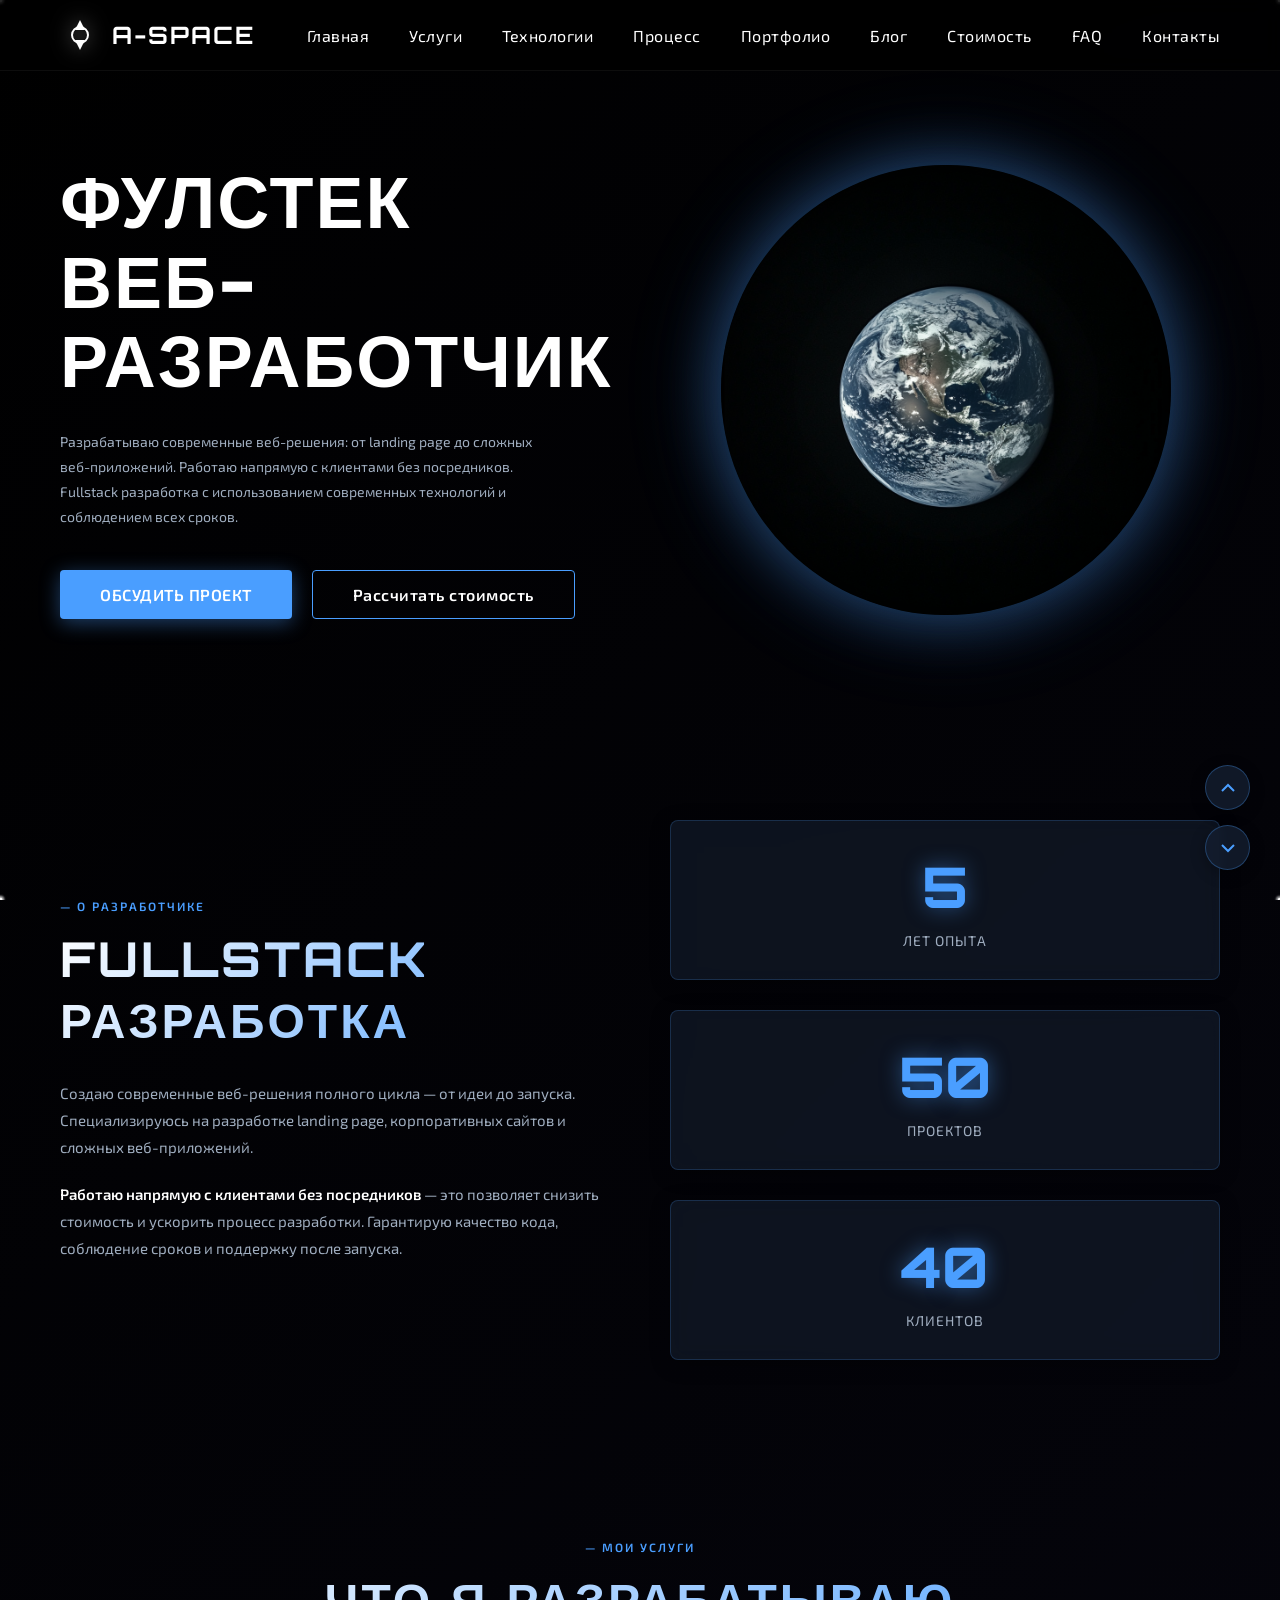
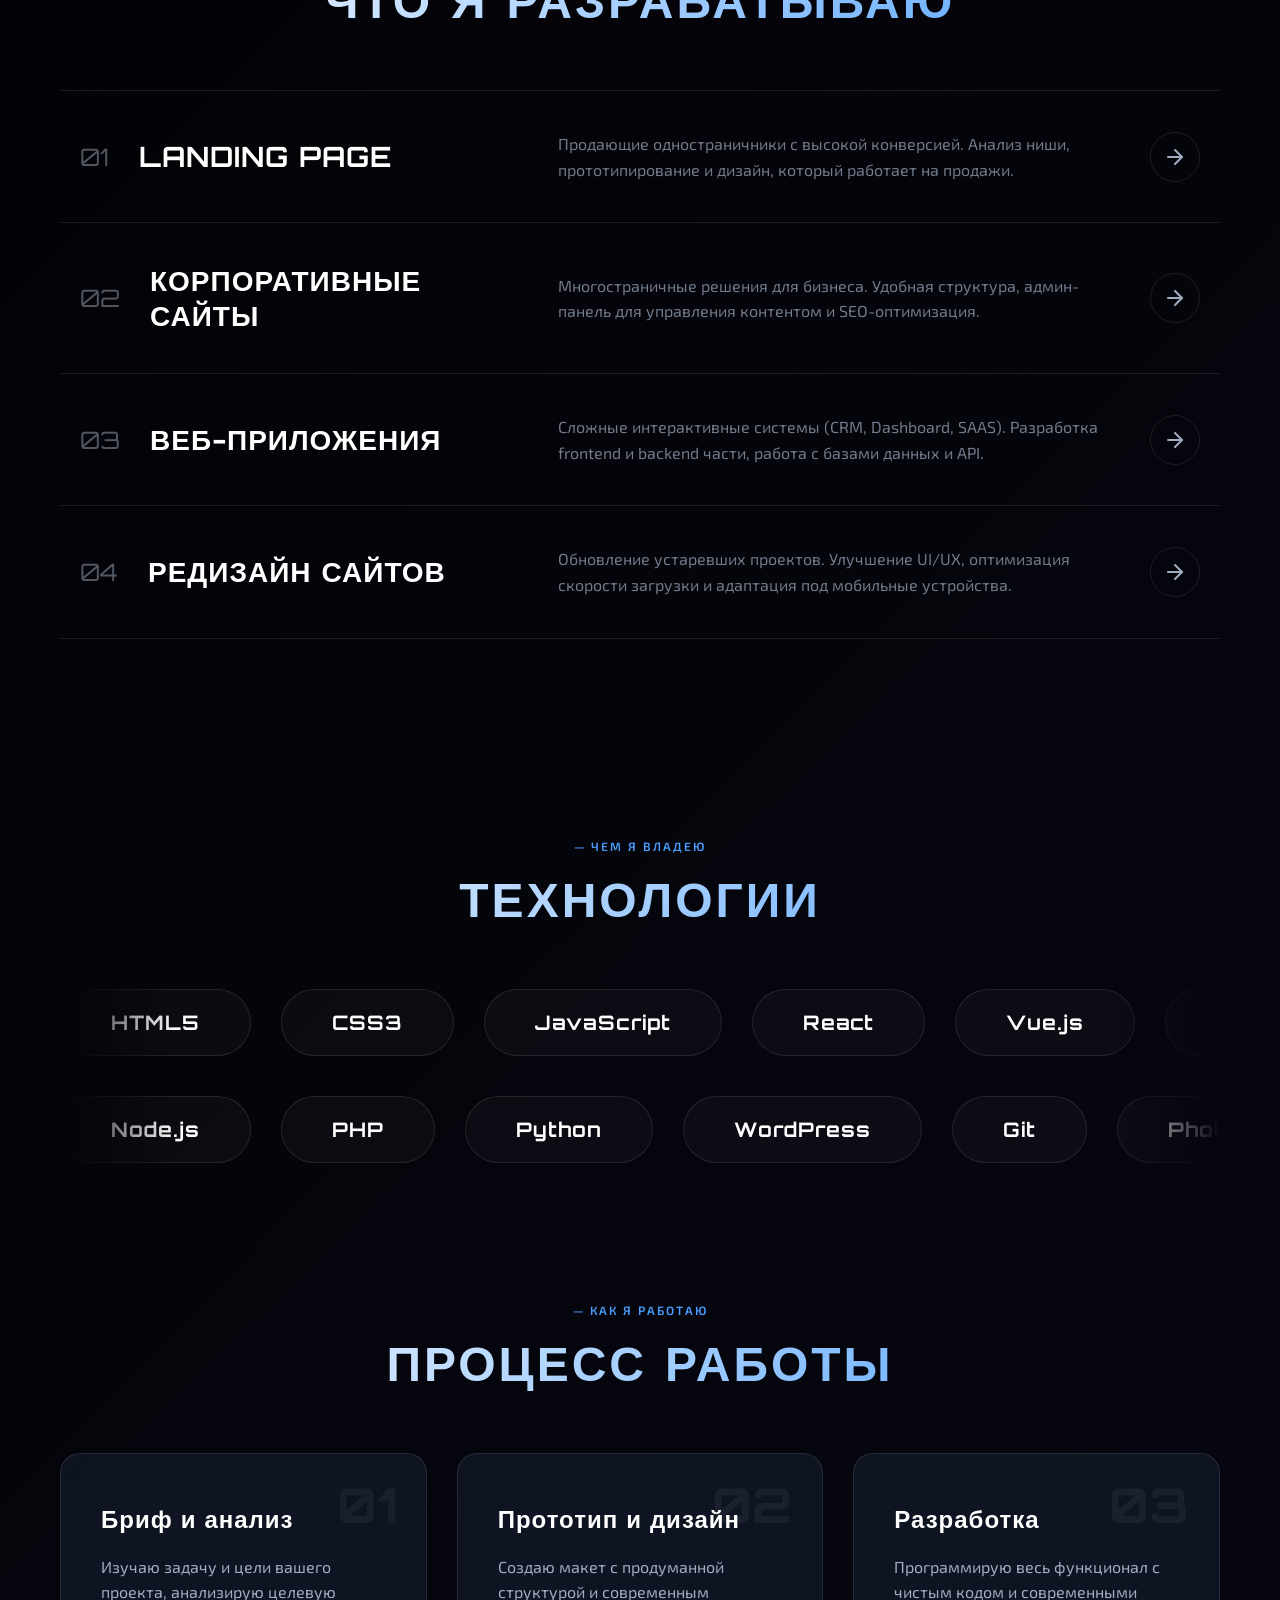
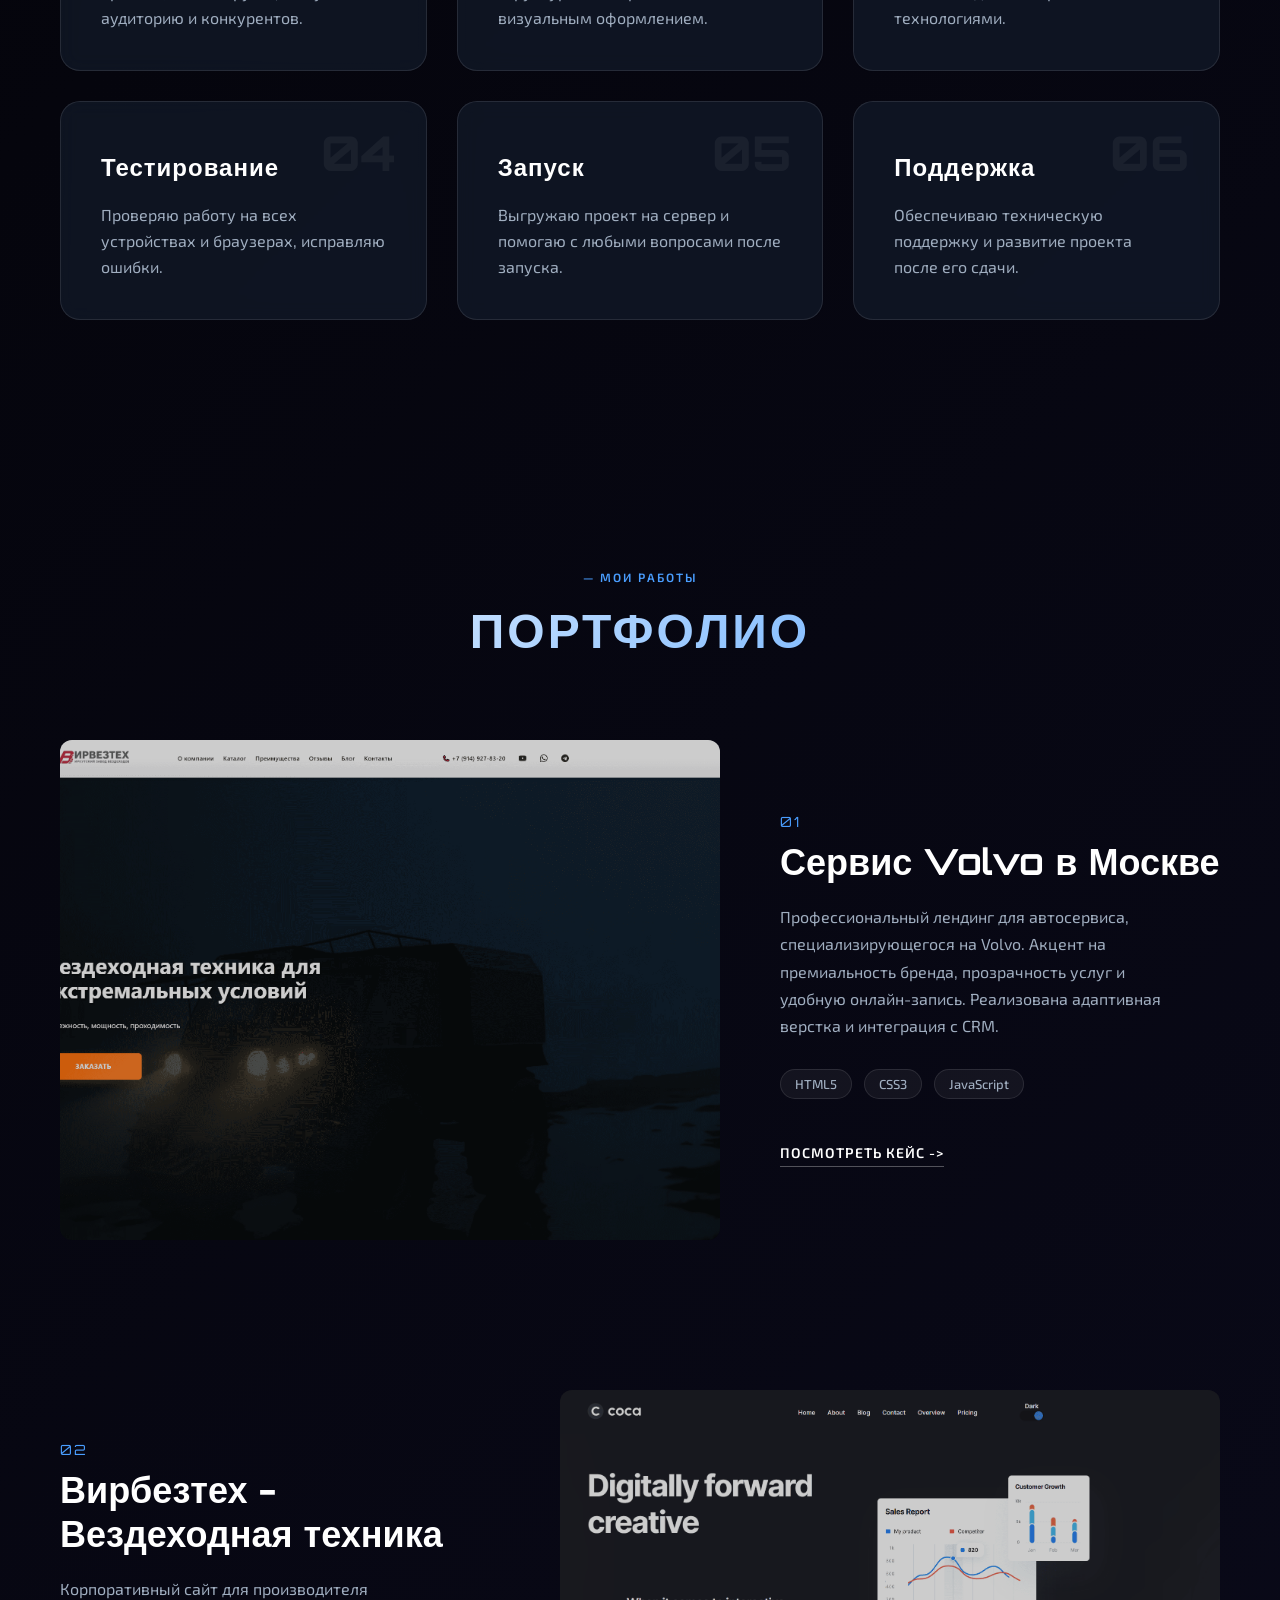
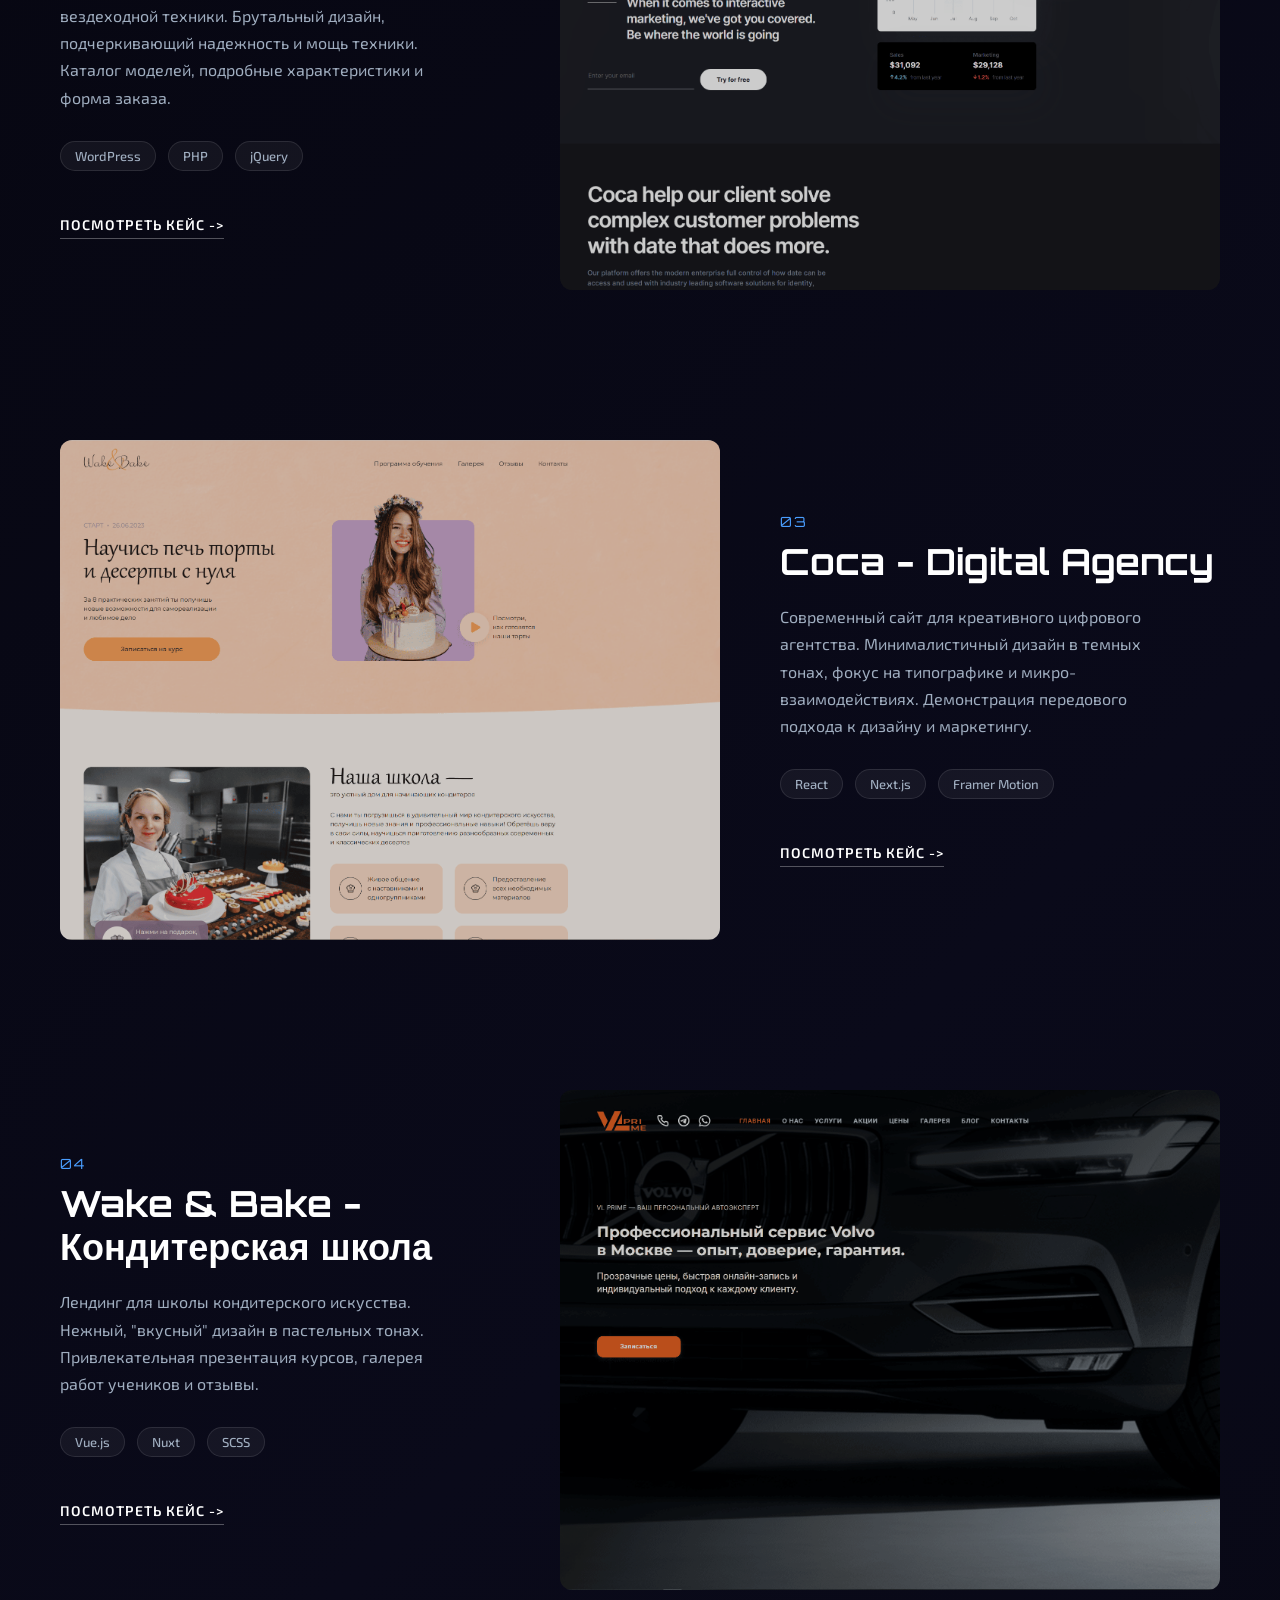
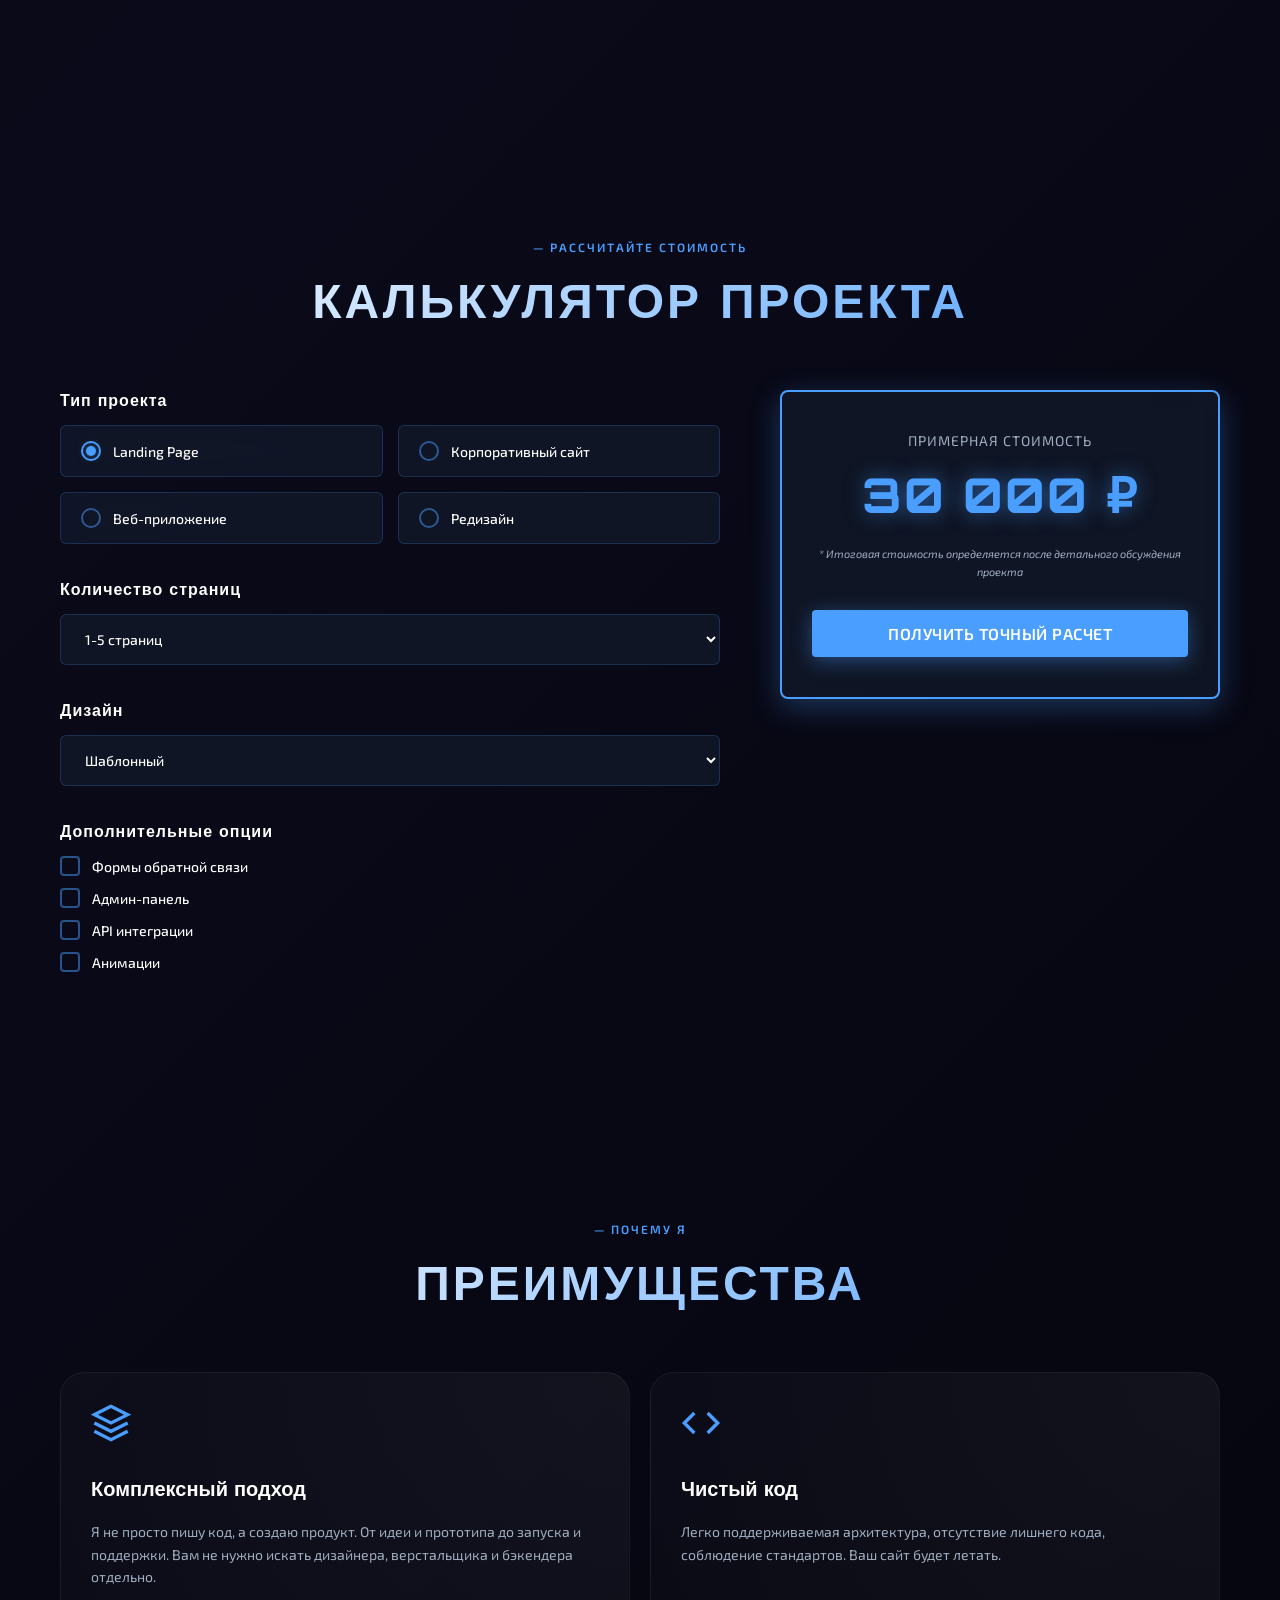
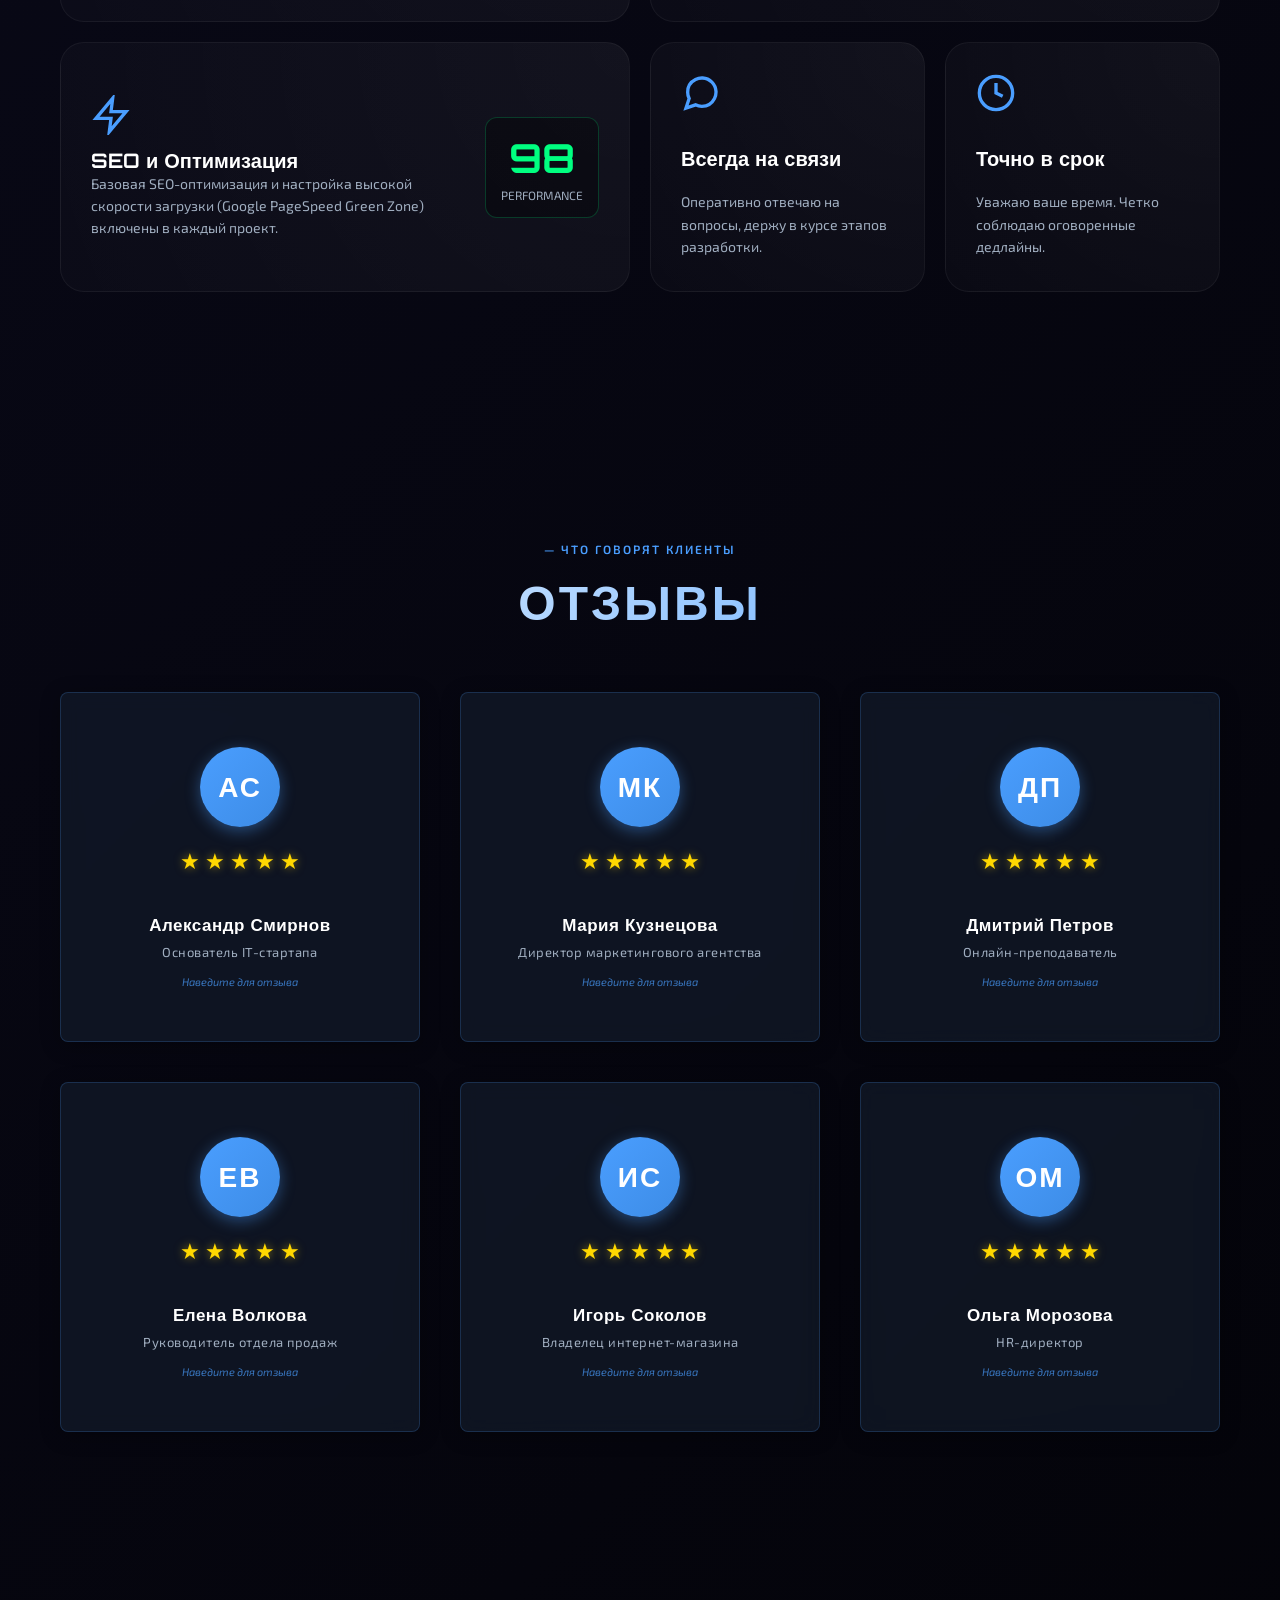
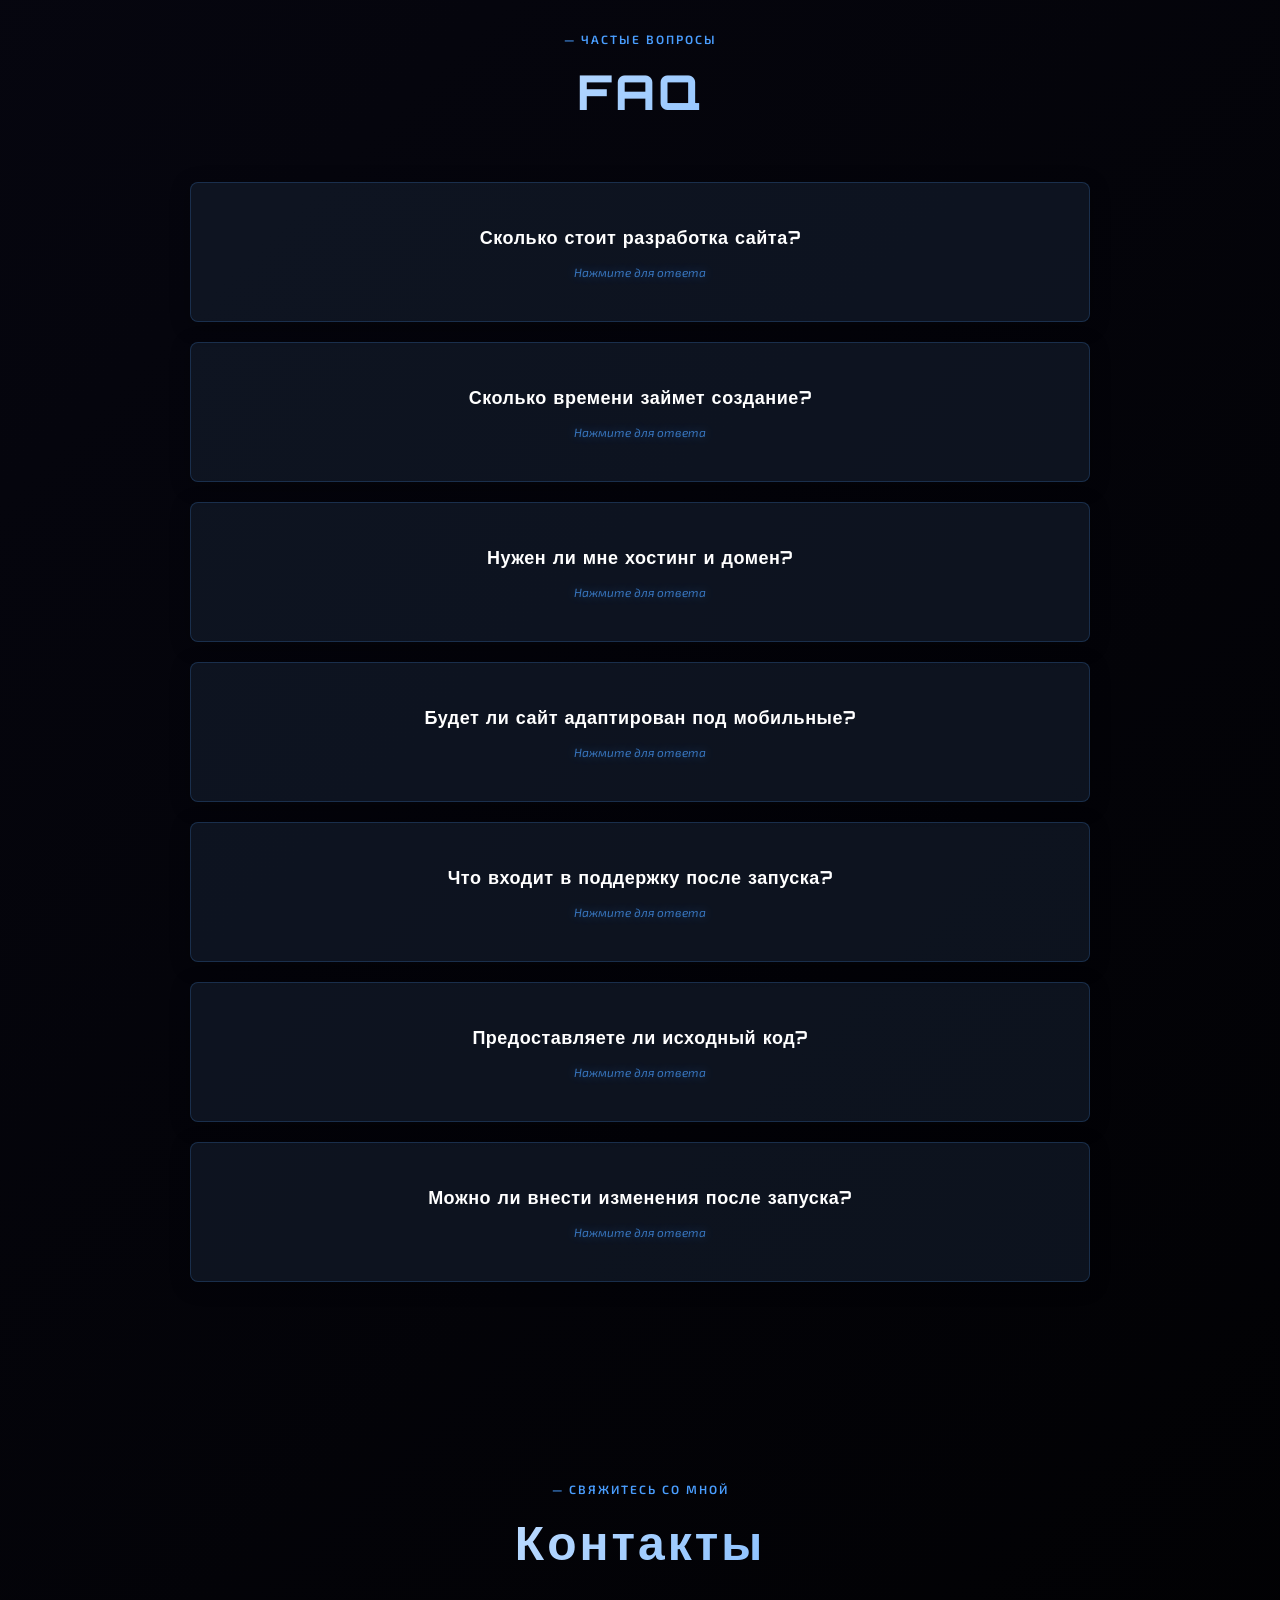
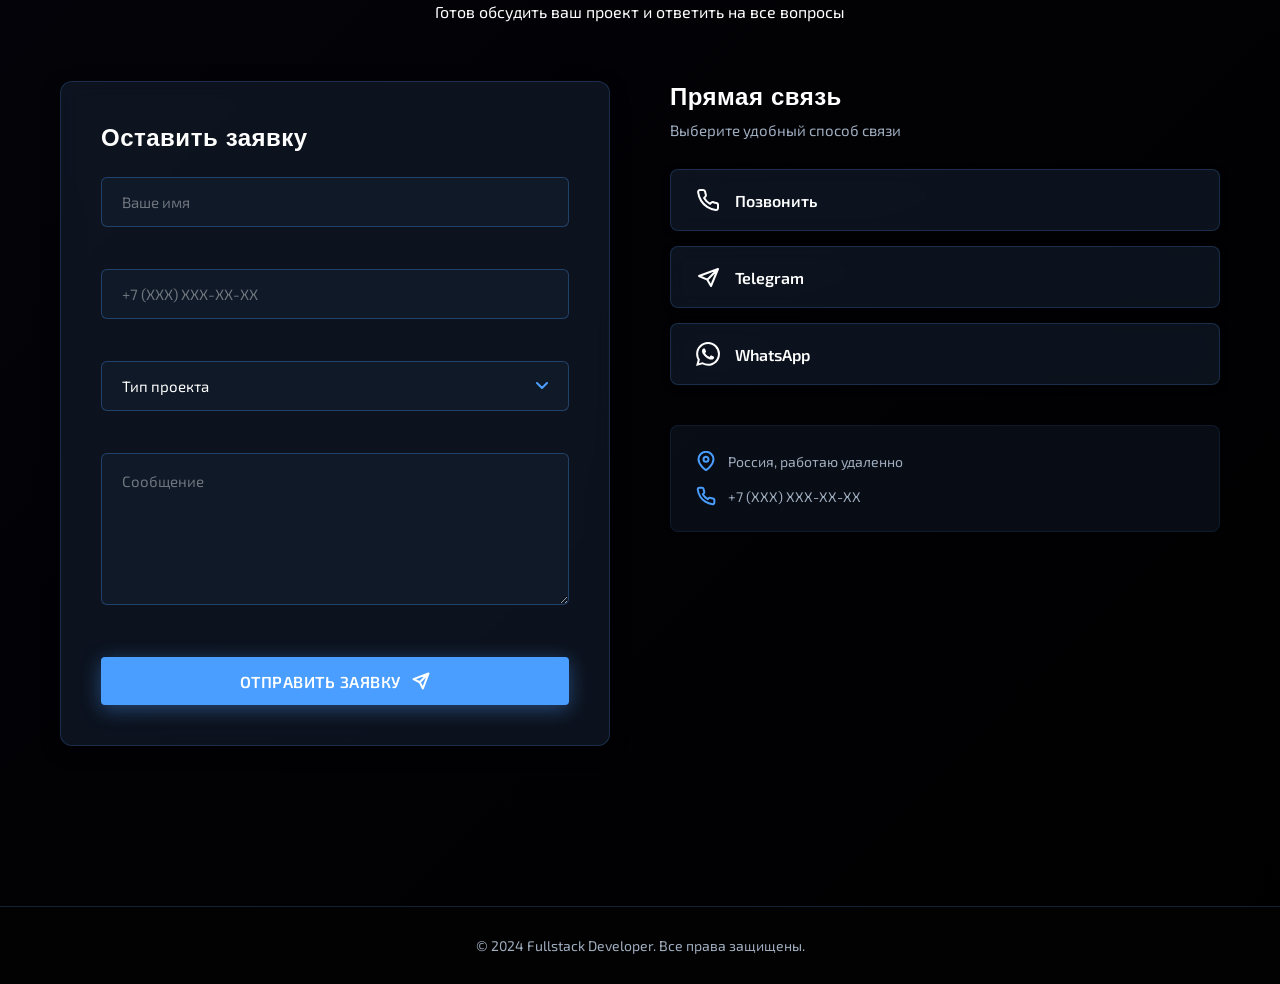
<file: index.html>
<!DOCTYPE html>
<html lang="en">

<head>
    <meta charset="UTF-8">
    <meta name="viewport" content="width=device-width, initial-scale=1.0">
    <title>A-SPACE - Фулстек Веб-Разработка</title>
    <meta name="description"
        content="Профессиональная разработка веб-сайтов и приложений. Fullstack разработчик: от лендингов до сложных систем. Современные технологии, уникальный дизайн.">
    <meta name="keywords"
        content="веб-разработка, создание сайтов, fullstack, верстка, frontend, backend, react, nodejs, портфолио">

    <!-- Open Graph / Facebook -->
    <meta property="og:type" content="website">
    <meta property="og:url" content="https://your-domain.com/">
    <meta property="og:title" content="A-SPACE - Фулстек Веб-Разработка">
    <meta property="og:description"
        content="Профессиональная разработка веб-сайтов и приложений. Современные технологии, уникальный дизайн.">
    <meta property="og:image" content="https://your-domain.com/img/og-image.jpg">

    <!-- Twitter -->
    <meta property="twitter:card" content="summary_large_image">
    <meta property="twitter:url" content="https://your-domain.com/">
    <meta property="twitter:title" content="A-SPACE - Фулстек Веб-Разработка">
    <meta property="twitter:description"
        content="Профессиональная разработка веб-сайтов и приложений. Современные технологии, уникальный дизайн.">
    <meta property="twitter:image" content="https://your-domain.com/img/og-image.jpg">

    <link rel="canonical" href="https://your-domain.com/">
    <link rel="stylesheet" href="css/style.css">
</head>

<body>
    <canvas id="stars"></canvas>

    <header class="header">
        <div class="container">
            <div class="header-content">
                <div class="logo">
                    <svg width="40" height="40" viewBox="0 0 40 40" fill="none" xmlns="http://www.w3.org/2000/svg">
                        <path d="M20 5L25 15H15L20 5Z" fill="white" />
                        <path d="M20 35L15 25H25L20 35Z" fill="white" />
                        <circle cx="20" cy="20" r="8" stroke="white" stroke-width="2" fill="none" />
                    </svg>
                    <span>A-SPACE</span>
                </div>
                <button class="burger-btn" aria-label="Открыть меню">
                    <span></span>
                    <span></span>
                    <span></span>
                </button>
                <nav class="nav">
                    <a href="#" class="active">Главная</a>
                    <a href="#services">Услуги</a>
                    <a href="#technologies">Технологии</a>
                    <a href="#process">Процесс</a>
                    <a href="#portfolio">Портфолио</a>
                    <a href="blog.html">Блог</a>
                    <a href="#calculator">Стоимость</a>
                    <a href="#faq">FAQ</a>
                    <a href="#contacts">Контакты</a>
                </nav>
            </div>
        </div>
    </header>

    <section class="hero">
        <div class="container">
            <div class="hero-content">
                <div class="hero-left">
                    <h1 class="hero-title">ФУЛСТЕК<br>ВЕБ-РАЗРАБОТЧИК</h1>
                    <p class="hero-text">Разрабатываю современные веб-решения: от landing page до сложных
                        веб-приложений.
                        Работаю напрямую с клиентами без посредников. Fullstack разработка с использованием
                        современных технологий и соблюдением всех сроков.</p>
                    <div class="hero-buttons">
                        <button class="btn-primary">Обсудить проект</button>
                        <button class="btn-secondary">Рассчитать стоимость</button>
                    </div>
                </div>
                <div class="hero-right">
                    <div class="earth-container">
                        <img src="img/earth.png" alt="Earth" class="earth-image">
                    </div>
                </div>
            </div>
        </div>
    </section>

    <section class="about" id="about">
        <div class="container">
            <div class="about-content">
                <div class="about-text">
                    <p class="section-label">— О РАЗРАБОТЧИКЕ</p>
                    <h2 class="section-title">FULLSTACK РАЗРАБОТКА</h2>
                    <p class="about-description">
                        Создаю современные веб-решения полного цикла — от идеи до запуска.
                        Специализируюсь на разработке landing page, корпоративных сайтов и сложных веб-приложений.
                    </p>
                    <p class="about-description">
                        <strong>Работаю напрямую с клиентами без посредников</strong> — это позволяет снизить стоимость
                        и ускорить процесс разработки. Гарантирую качество кода, соблюдение сроков и поддержку после
                        запуска.
                    </p>
                </div>
                <div class="about-stats">
                    <div class="stat-card">
                        <div class="stat-number" data-target="5">0</div>
                        <div class="stat-label">Лет опыта</div>
                    </div>
                    <div class="stat-card">
                        <div class="stat-number" data-target="50">0</div>
                        <div class="stat-label">Проектов</div>
                    </div>
                    <div class="stat-card">
                        <div class="stat-number" data-target="40">0</div>
                        <div class="stat-label">Клиентов</div>
                    </div>
                </div>
            </div>
        </div>
    </section>

    <section class="services" id="services">
        <div class="container">
            <div class="services-header">
                <p class="section-label">— МОИ УСЛУГИ</p>
                <h2 class="section-title">ЧТО Я РАЗРАБАТЫВАЮ</h2>
            </div>

            <div class="services-list">
                <div class="service-item">
                    <div class="service-info">
                        <span class="service-num">01</span>
                        <h3 class="service-name">LANDING PAGE</h3>
                    </div>
                    <p class="service-description">
                        Продающие одностраничники с высокой конверсией.
                        Анализ ниши, прототипирование и дизайн, который работает на продажи.
                    </p>
                    <div class="service-arrow">
                        <svg width="24" height="24" viewBox="0 0 24 24" fill="none" xmlns="http://www.w3.org/2000/svg">
                            <path d="M5 12H19" stroke="currentColor" stroke-width="2" stroke-linecap="round"
                                stroke-linejoin="round" />
                            <path d="M12 5L19 12L12 19" stroke="currentColor" stroke-width="2" stroke-linecap="round"
                                stroke-linejoin="round" />
                        </svg>
                    </div>
                </div>

                <div class="service-item">
                    <div class="service-info">
                        <span class="service-num">02</span>
                        <h3 class="service-name">КОРПОРАТИВНЫЕ САЙТЫ</h3>
                    </div>
                    <p class="service-description">
                        Многостраничные решения для бизнеса.
                        Удобная структура, админ-панель для управления контентом и SEO-оптимизация.
                    </p>
                    <div class="service-arrow">
                        <svg width="24" height="24" viewBox="0 0 24 24" fill="none" xmlns="http://www.w3.org/2000/svg">
                            <path d="M5 12H19" stroke="currentColor" stroke-width="2" stroke-linecap="round"
                                stroke-linejoin="round" />
                            <path d="M12 5L19 12L12 19" stroke="currentColor" stroke-width="2" stroke-linecap="round"
                                stroke-linejoin="round" />
                        </svg>
                    </div>
                </div>

                <div class="service-item">
                    <div class="service-info">
                        <span class="service-num">03</span>
                        <h3 class="service-name">ВЕБ-ПРИЛОЖЕНИЯ</h3>
                    </div>
                    <p class="service-description">
                        Сложные интерактивные системы (CRM, Dashboard, SAAS).
                        Разработка frontend и backend части, работа с базами данных и API.
                    </p>
                    <div class="service-arrow">
                        <svg width="24" height="24" viewBox="0 0 24 24" fill="none" xmlns="http://www.w3.org/2000/svg">
                            <path d="M5 12H19" stroke="currentColor" stroke-width="2" stroke-linecap="round"
                                stroke-linejoin="round" />
                            <path d="M12 5L19 12L12 19" stroke="currentColor" stroke-width="2" stroke-linecap="round"
                                stroke-linejoin="round" />
                        </svg>
                    </div>
                </div>

                <div class="service-item">
                    <div class="service-info">
                        <span class="service-num">04</span>
                        <h3 class="service-name">РЕДИЗАЙН САЙТОВ</h3>
                    </div>
                    <p class="service-description">
                        Обновление устаревших проектов.
                        Улучшение UI/UX, оптимизация скорости загрузки и адаптация под мобильные устройства.
                    </p>
                    <div class="service-arrow">
                        <svg width="24" height="24" viewBox="0 0 24 24" fill="none" xmlns="http://www.w3.org/2000/svg">
                            <path d="M5 12H19" stroke="currentColor" stroke-width="2" stroke-linecap="round"
                                stroke-linejoin="round" />
                            <path d="M12 5L19 12L12 19" stroke="currentColor" stroke-width="2" stroke-linecap="round"
                                stroke-linejoin="round" />
                        </svg>
                    </div>
                </div>
            </div>
        </div>
    </section>

    <section class="technologies" id="technologies">
        <div class="container"> <!-- Constrained width as requested -->
            <div class="technologies-header">
                <p class="section-label">— ЧЕМ Я ВЛАДЕЮ</p>
                <h2 class="section-title">ТЕХНОЛОГИИ</h2>
            </div>

            <div class="tech-marquee-wrapper">
                <!-- Row 1: Left Direction -->
                <div class="tech-marquee">
                    <div class="tech-track">
                        <!-- Items Group 1 -->
                        <div class="tech-card">
                            <span class="tech-icon-text">HTML5</span>
                        </div>
                        <div class="tech-card">
                            <span class="tech-icon-text">CSS3</span>
                        </div>
                        <div class="tech-card">
                            <span class="tech-icon-text">JavaScript</span>
                        </div>
                        <div class="tech-card">
                            <span class="tech-icon-text">React</span>
                        </div>
                        <div class="tech-card">
                            <span class="tech-icon-text">Vue.js</span>
                        </div>
                        <div class="tech-card">
                            <span class="tech-icon-text">Figma</span>
                        </div>

                        <!-- Duplicate for Loop -->
                        <div class="tech-card">
                            <span class="tech-icon-text">HTML5</span>
                        </div>
                        <div class="tech-card">
                            <span class="tech-icon-text">CSS3</span>
                        </div>
                        <div class="tech-card">
                            <span class="tech-icon-text">JavaScript</span>
                        </div>
                        <div class="tech-card">
                            <span class="tech-icon-text">React</span>
                        </div>
                        <div class="tech-card">
                            <span class="tech-icon-text">Vue.js</span>
                        </div>
                        <div class="tech-card">
                            <span class="tech-icon-text">Figma</span>
                        </div>
                    </div>
                </div>

                <!-- Row 2: Right Direction -->
                <div class="tech-marquee marquee-reverse">
                    <div class="tech-track">
                        <!-- Items Group 2 -->
                        <div class="tech-card">
                            <span class="tech-icon-text">Node.js</span>
                        </div>
                        <div class="tech-card">
                            <span class="tech-icon-text">PHP</span>
                        </div>
                        <div class="tech-card">
                            <span class="tech-icon-text">Python</span>
                        </div>
                        <div class="tech-card">
                            <span class="tech-icon-text">WordPress</span>
                        </div>
                        <div class="tech-card">
                            <span class="tech-icon-text">Git</span>
                        </div>
                        <div class="tech-card">
                            <span class="tech-icon-text">Photoshop</span>
                        </div>

                        <!-- Duplicate for Loop -->
                        <div class="tech-card">
                            <span class="tech-icon-text">Node.js</span>
                        </div>
                        <div class="tech-card">
                            <span class="tech-icon-text">PHP</span>
                        </div>
                        <div class="tech-card">
                            <span class="tech-icon-text">Python</span>
                        </div>
                        <div class="tech-card">
                            <span class="tech-icon-text">WordPress</span>
                        </div>
                        <div class="tech-card">
                            <span class="tech-icon-text">Git</span>
                        </div>
                        <div class="tech-card">
                            <span class="tech-icon-text">Photoshop</span>
                        </div>
                    </div>
                </div>
            </div>
        </div>
    </section>

    <section class="process" id="process">
        <div class="process-wrapper"> <!-- Scroll container (height: 300vh+) -->
            <div class="container">
                <div class="process-header">
                    <p class="section-label">— КАК Я РАБОТАЮ</p>
                    <h2 class="section-title">ПРОЦЕСС РАБОТЫ</h2>
                </div>

                <div class="process-grid">
                    <!-- Step 1 -->
                    <div class="process-item">
                        <span class="process-num">01</span>
                        <h3 class="process-name">Бриф и анализ</h3>
                        <p class="process-text">Изучаю задачу и цели вашего проекта, анализирую целевую аудиторию и
                            конкурентов.</p>
                    </div>

                    <!-- Step 2 -->
                    <div class="process-item">
                        <span class="process-num">02</span>
                        <h3 class="process-name">Прототип и дизайн</h3>
                        <p class="process-text">Создаю макет с продуманной структурой и современным визуальным
                            оформлением.</p>
                    </div>

                    <!-- Step 3 -->
                    <div class="process-item">
                        <span class="process-num">03</span>
                        <h3 class="process-name">Разработка</h3>
                        <p class="process-text">Программирую весь функционал с чистым кодом и современными технологиями.
                        </p>
                    </div>

                    <!-- Step 4 -->
                    <div class="process-item">
                        <span class="process-num">04</span>
                        <h3 class="process-name">Тестирование</h3>
                        <p class="process-text">Проверяю работу на всех устройствах и браузерах, исправляю ошибки.</p>
                    </div>

                    <!-- Step 5 -->
                    <div class="process-item">
                        <span class="process-num">05</span>
                        <h3 class="process-name">Запуск</h3>
                        <p class="process-text">Выгружаю проект на сервер и помогаю с любыми вопросами после запуска.
                        </p>
                    </div>

                    <!-- Step 6 -->
                    <div class="process-item">
                        <span class="process-num">06</span>
                        <h3 class="process-name">Поддержка</h3>
                        <p class="process-text">Обеспечиваю техническую поддержку и развитие проекта после его сдачи.
                        </p>
                    </div>
                </div>
            </div>
        </div>
    </section>

    <section class="portfolio" id="portfolio">
        <div class="container">
            <div class="portfolio-header">
                <p class="section-label">— МОИ РАБОТЫ</p>
                <h2 class="section-title">ПОРТФОЛИО</h2>
            </div>

            <div class="portfolio-list">
                <!-- Project 1: Volvo -->
                <div class="portfolio-item">
                    <div class="portfolio-image-wrapper">
                        <img src="img/Screenshot_1.png" alt="Volvo Car Service" class="portfolio-img">
                    </div>
                    <div class="portfolio-content">
                        <span class="portfolio-num">01</span>
                        <h3 class="portfolio-title">Сервис Volvo в Москве</h3>
                        <p class="portfolio-desc">
                            Профессиональный лендинг для автосервиса, специализирующегося на Volvo.
                            Акцент на премиальность бренда, прозрачность услуг и удобную онлайн-запись.
                            Реализована адаптивная верстка и интеграция с CRM.
                        </p>
                        <div class="portfolio-tags">
                            <span class="tag">HTML5</span>
                            <span class="tag">CSS3</span>
                            <span class="tag">JavaScript</span>
                        </div>
                        <a href="#" class="btn-case">посмотреть кейс -></a>
                    </div>
                </div>

                <!-- Project 2: Virbeztech -->
                <div class="portfolio-item reverse">
                    <div class="portfolio-image-wrapper">
                        <img src="img/Screenshot_2.png" alt="Вирбезтех - Вездеходная техника" class="portfolio-img">
                    </div>
                    <div class="portfolio-content">
                        <span class="portfolio-num">02</span>
                        <h3 class="portfolio-title">Вирбезтех - Вездеходная техника</h3>
                        <p class="portfolio-desc">
                            Корпоративный сайт для производителя вездеходной техники.
                            Брутальный дизайн, подчеркивающий надежность и мощь техники.
                            Каталог моделей, подробные характеристики и форма заказа.
                        </p>
                        <div class="portfolio-tags">
                            <span class="tag">WordPress</span>
                            <span class="tag">PHP</span>
                            <span class="tag">jQuery</span>
                        </div>
                        <a href="#" class="btn-case">посмотреть кейс -></a>
                    </div>
                </div>

                <!-- Project 3: Coca -->
                <div class="portfolio-item">
                    <div class="portfolio-image-wrapper">
                        <img src="img/Screenshot_3.png" alt="Coca - Creative Agency" class="portfolio-img">
                    </div>
                    <div class="portfolio-content">
                        <span class="portfolio-num">03</span>
                        <h3 class="portfolio-title">Coca - Digital Agency</h3>
                        <p class="portfolio-desc">
                            Современный сайт для креативного цифрового агентства.
                            Минималистичный дизайн в темных тонах, фокус на типографике и микро-взаимодействиях.
                            Демонстрация передового подхода к дизайну и маркетингу.
                        </p>
                        <div class="portfolio-tags">
                            <span class="tag">React</span>
                            <span class="tag">Next.js</span>
                            <span class="tag">Framer Motion</span>
                        </div>
                        <a href="#" class="btn-case">посмотреть кейс -></a>
                    </div>
                </div>

                <!-- Project 4: Wake & Bake -->
                <div class="portfolio-item reverse">
                    <div class="portfolio-image-wrapper">
                        <img src="img/Screenshot_10.png" alt="Wake & Bake - Кондитерская школа" class="portfolio-img">
                    </div>
                    <div class="portfolio-content">
                        <span class="portfolio-num">04</span>
                        <h3 class="portfolio-title">Wake & Bake - Кондитерская школа</h3>
                        <p class="portfolio-desc">
                            Лендинг для школы кондитерского искусства.
                            Нежный, "вкусный" дизайн в пастельных тонах.
                            Привлекательная презентация курсов, галерея работ учеников и отзывы.
                        </p>
                        <div class="portfolio-tags">
                            <span class="tag">Vue.js</span>
                            <span class="tag">Nuxt</span>
                            <span class="tag">SCSS</span>
                        </div>
                        <a href="#" class="btn-case">посмотреть кейс -></a>
                    </div>
                </div>
            </div>
        </div>
    </section>

    <section class="calculator" id="calculator">
        <div class="container">
            <div class="calculator-header">
                <p class="section-label">— РАССЧИТАЙТЕ СТОИМОСТЬ</p>
                <h2 class="section-title">КАЛЬКУЛЯТОР ПРОЕКТА</h2>
            </div>
            <div class="calculator-content">
                <div class="calculator-form">
                    <div class="calc-group">
                        <label class="calc-label">Тип проекта</label>
                        <div class="calc-options">
                            <label class="calc-radio">
                                <input type="radio" name="projectType" value="landing" data-price="30000" checked>
                                <span class="radio-label">Landing Page</span>
                            </label>
                            <label class="calc-radio">
                                <input type="radio" name="projectType" value="corporate" data-price="80000">
                                <span class="radio-label">Корпоративный сайт</span>
                            </label>
                            <label class="calc-radio">
                                <input type="radio" name="projectType" value="webapp" data-price="150000">
                                <span class="radio-label">Веб-приложение</span>
                            </label>
                            <label class="calc-radio">
                                <input type="radio" name="projectType" value="redesign" data-price="50000">
                                <span class="radio-label">Редизайн</span>
                            </label>
                        </div>
                    </div>

                    <div class="calc-group">
                        <label class="calc-label">Количество страниц</label>
                        <select name="pageCount" class="calc-select">
                            <option value="1" data-price="0">1-5 страниц</option>
                            <option value="2" data-price="20000">6-10 страниц</option>
                            <option value="3" data-price="40000">10+ страниц</option>
                        </select>
                    </div>

                    <div class="calc-group">
                        <label class="calc-label">Дизайн</label>
                        <select name="designType" class="calc-select">
                            <option value="template" data-price="0">Шаблонный</option>
                            <option value="unique" data-price="30000">Уникальный</option>
                        </select>
                    </div>

                    <div class="calc-group">
                        <label class="calc-label">Дополнительные опции</label>
                        <div class="calc-checkboxes">
                            <label class="calc-checkbox">
                                <input type="checkbox" name="contactForms" data-price="10000">
                                <span class="checkbox-label">Формы обратной связи</span>
                            </label>
                            <label class="calc-checkbox">
                                <input type="checkbox" name="adminPanel" data-price="40000">
                                <span class="checkbox-label">Админ-панель</span>
                            </label>
                            <label class="calc-checkbox">
                                <input type="checkbox" name="apiIntegration" data-price="25000">
                                <span class="checkbox-label">API интеграции</span>
                            </label>
                            <label class="calc-checkbox">
                                <input type="checkbox" name="animations" data-price="15000">
                                <span class="checkbox-label">Анимации</span>
                            </label>
                        </div>
                    </div>
                </div>

                <div class="calculator-result">
                    <div class="result-card">
                        <div class="result-label">Примерная стоимость</div>
                        <div class="result-price" id="calculatedPrice">30 000 ₽</div>
                        <div class="result-note">* Итоговая стоимость определяется после детального обсуждения проекта
                        </div>
                        <button class="btn-primary btn-get-quote">Получить точный расчет</button>
                    </div>
                </div>
            </div>
        </div>
    </section>

    <section class="benefits" id="benefits">
        <div class="container">
            <div class="benefits-header">
                <p class="section-label">— ПОЧЕМУ Я</p>
                <h2 class="section-title">ПРЕИМУЩЕСТВА</h2>
            </div>

            <div class="bento-grid">
                <!-- Row 1: Complex Approach (Wide) -->
                <div class="bento-item bento-wide">
                    <div class="bento-content">
                        <div class="bento-icon">
                            <svg width="40" height="40" viewBox="0 0 24 24" fill="none" stroke="currentColor"
                                stroke-width="2">
                                <path d="M12 2L2 7l10 5 10-5-10-5zM2 17l10 5 10-5M2 12l10 5 10-5" />
                            </svg>
                        </div>
                        <h3 class="bento-title">Комплексный подход</h3>
                        <p class="bento-text">
                            Я не просто пишу код, а создаю продукт. От идеи и прототипа до запуска и поддержки.
                            Вам не нужно искать дизайнера, верстальщика и бэкендера отдельно.
                        </p>
                    </div>
                    <div class="bento-bg-chart"></div> <!-- Decorative element -->
                </div>

                <!-- Row 1: Clean Code (Wide, was Tall) -->
                <div class="bento-item bento-wide">
                    <div class="bento-content">
                        <div class="bento-icon">
                            <svg width="40" height="40" viewBox="0 0 24 24" fill="none" stroke="currentColor"
                                stroke-width="2">
                                <path d="M16 18l6-6-6-6M8 6l-6 6 6 6" />
                            </svg>
                        </div>
                        <h3 class="bento-title">Чистый код</h3>
                        <p class="bento-text">
                            Легко поддерживаемая архитектура, отсутствие лишнего кода, соблюдение стандартов.
                            Ваш сайт будет летать.
                        </p>
                    </div>
                </div>

                <!-- Row 2: SEO (Wide, Moved here) -->
                <div class="bento-item bento-wide">
                    <div class="bento-content row-layout">
                        <div class="bento-info">
                            <div class="bento-icon">
                                <svg width="40" height="40" viewBox="0 0 24 24" fill="none" stroke="currentColor"
                                    stroke-width="2">
                                    <path d="M13 2L3 14h9l-1 8 10-12h-9l1-8z" />
                                </svg>
                            </div>
                            <h3 class="bento-title">SEO и Оптимизация</h3>
                            <p class="bento-text">
                                Базовая SEO-оптимизация и настройка высокой скорости загрузки (Google PageSpeed Green
                                Zone) включены в каждый проект.
                            </p>
                        </div>
                        <div class="bento-stat">
                            <div class="speed-score">98</div>
                            <span>Performance</span>
                        </div>
                    </div>
                </div>

                <!-- Row 2: Always in touch -->
                <div class="bento-item">
                    <div class="bento-content">
                        <div class="bento-icon">
                            <svg width="40" height="40" viewBox="0 0 24 24" fill="none" stroke="currentColor"
                                stroke-width="2">
                                <path
                                    d="M21 11.5a8.38 8.38 0 0 1-.9 3.8 8.5 8.5 0 0 1-7.6 4.7 8.38 8.38 0 0 1-3.8-.9L3 21l1.9-5.7a8.38 8.38 0 0 1-.9-3.8 8.5 8.5 0 0 1 4.7-7.6 8.38 8.38 0 0 1 3.8-.9h.5a8.48 8.48 0 0 1 8 8v.5z" />
                            </svg>
                        </div>
                        <h3 class="bento-title">Всегда на связи</h3>
                        <p class="bento-text">
                            Оперативно отвечаю на вопросы, держу в курсе этапов разработки.
                        </p>
                    </div>
                </div>

                <!-- Row 2: Deadlines -->
                <div class="bento-item">
                    <div class="bento-content">
                        <div class="bento-icon">
                            <svg width="40" height="40" viewBox="0 0 24 24" fill="none" stroke="currentColor"
                                stroke-width="2">
                                <circle cx="12" cy="12" r="10" />
                                <polyline points="12 6 12 12 16 14" />
                            </svg>
                        </div>
                        <h3 class="bento-title">Точно в срок</h3>
                        <p class="bento-text">
                            Уважаю ваше время. Четко соблюдаю оговоренные дедлайны.
                        </p>
                    </div>
                </div>
            </div>
        </div>
    </section>

    <section class="testimonials" id="testimonials">
        <div class="container">
            <div class="testimonials-header">
                <p class="section-label">— ЧТО ГОВОРЯТ КЛИЕНТЫ</p>
                <h2 class="section-title">ОТЗЫВЫ</h2>
            </div>
            <div class="testimonials-grid">
                <div class="testimonial-card">
                    <div class="testimonial-card-inner">
                        <div class="testimonial-card-front">
                            <div class="testimonial-avatar">
                                <span>АС</span>
                            </div>
                            <div class="testimonial-rating">
                                <span class="star">★</span>
                                <span class="star">★</span>
                                <span class="star">★</span>
                                <span class="star">★</span>
                                <span class="star">★</span>
                            </div>
                            <div class="testimonial-author">
                                <p class="author-name">Александр Смирнов</p>
                                <p class="author-position">Основатель IT-стартапа</p>
                            </div>
                            <p class="flip-hint">Наведите для отзыва</p>
                        </div>
                        <div class="testimonial-card-back">
                            <p class="testimonial-text">"Отличная работа! Сайт получился именно таким, как я хотел. Все
                                сроки соблюдены, коммуникация на высшем уровне. Рекомендую!"</p>
                        </div>
                    </div>
                </div>

                <div class="testimonial-card">
                    <div class="testimonial-card-inner">
                        <div class="testimonial-card-front">
                            <div class="testimonial-avatar">
                                <span>МК</span>
                            </div>
                            <div class="testimonial-rating">
                                <span class="star">★</span>
                                <span class="star">★</span>
                                <span class="star">★</span>
                                <span class="star">★</span>
                                <span class="star">★</span>
                            </div>
                            <div class="testimonial-author">
                                <p class="author-name">Мария Кузнецова</p>
                                <p class="author-position">Директор маркетингового агентства</p>
                            </div>
                            <p class="flip-hint">Наведите для отзыва</p>
                        </div>
                        <div class="testimonial-card-back">
                            <p class="testimonial-text">"Профессиональный подход к делу. Разработал корпоративный сайт с
                                нуля, учёл все наши пожелания. Очень доволен результатом!"</p>
                        </div>
                    </div>
                </div>

                <div class="testimonial-card">
                    <div class="testimonial-card-inner">
                        <div class="testimonial-card-front">
                            <div class="testimonial-avatar">
                                <span>ДП</span>
                            </div>
                            <div class="testimonial-rating">
                                <span class="star">★</span>
                                <span class="star">★</span>
                                <span class="star">★</span>
                                <span class="star">★</span>
                                <span class="star">★</span>
                            </div>
                            <div class="testimonial-author">
                                <p class="author-name">Дмитрий Петров</p>
                                <p class="author-position">Онлайн-преподаватель</p>
                            </div>
                            <p class="flip-hint">Наведите для отзыва</p>
                        </div>
                        <div class="testimonial-card-back">
                            <p class="testimonial-text">"Сделал landing для моего онлайн-курса за 2 недели. Дизайн
                                современный, всё работает быстро. Конверсия выросла в 2 раза!"</p>
                        </div>
                    </div>
                </div>

                <div class="testimonial-card">
                    <div class="testimonial-card-inner">
                        <div class="testimonial-card-front">
                            <div class="testimonial-avatar">
                                <span>ЕВ</span>
                            </div>
                            <div class="testimonial-rating">
                                <span class="star">★</span>
                                <span class="star">★</span>
                                <span class="star">★</span>
                                <span class="star">★</span>
                                <span class="star">★</span>
                            </div>
                            <div class="testimonial-author">
                                <p class="author-name">Елена Волкова</p>
                                <p class="author-position">Руководитель отдела продаж</p>
                            </div>
                            <p class="flip-hint">Наведите для отзыва</p>
                        </div>
                        <div class="testimonial-card-back">
                            <p class="testimonial-text">"Создал для нас CRM-систему с нуля. Всё интуитивно понятно,
                                команда быстро освоила. Работаем уже полгода — без нареканий!"</p>
                        </div>
                    </div>
                </div>

                <div class="testimonial-card">
                    <div class="testimonial-card-inner">
                        <div class="testimonial-card-front">
                            <div class="testimonial-avatar">
                                <span>ИС</span>
                            </div>
                            <div class="testimonial-rating">
                                <span class="star">★</span>
                                <span class="star">★</span>
                                <span class="star">★</span>
                                <span class="star">★</span>
                                <span class="star">★</span>
                            </div>
                            <div class="testimonial-author">
                                <p class="author-name">Игорь Соколов</p>
                                <p class="author-position">Владелец интернет-магазина</p>
                            </div>
                            <p class="flip-hint">Наведите для отзыва</p>
                        </div>
                        <div class="testimonial-card-back">
                            <p class="testimonial-text">"Обратился за редизайном старого сайта. Результат превзошёл
                                ожидания — сайт стал современным, быстрым и удобным. Спасибо!"</p>
                        </div>
                    </div>
                </div>

                <div class="testimonial-card">
                    <div class="testimonial-card-inner">
                        <div class="testimonial-card-front">
                            <div class="testimonial-avatar">
                                <span>ОМ</span>
                            </div>
                            <div class="testimonial-rating">
                                <span class="star">★</span>
                                <span class="star">★</span>
                                <span class="star">★</span>
                                <span class="star">★</span>
                                <span class="star">★</span>
                            </div>
                            <div class="testimonial-author">
                                <p class="author-name">Ольга Морозова</p>
                                <p class="author-position">HR-директор</p>
                            </div>
                            <p class="flip-hint">Наведите для отзыва</p>
                        </div>
                        <div class="testimonial-card-back">
                            <p class="testimonial-text">"Заказывали внутренний портал для сотрудников. Все сделано
                                качественно и в срок. Очень удобная админка. Сотрудники довольны!"</p>
                        </div>
                    </div>
                </div>
            </div>
        </div>
    </section>

    <section class="faq" id="faq">
        <div class="container">
            <div class="faq-header">
                <p class="section-label">— ЧАСТЫЕ ВОПРОСЫ</p>
                <h2 class="section-title">FAQ</h2>
            </div>
            <div class="faq-container">
                <div class="faq-item">
                    <div class="faq-card-inner">
                        <div class="faq-card-front">
                            <h3 class="faq-question-text">Сколько стоит разработка сайта?</h3>
                            <p class="faq-flip-hint">Нажмите для ответа</p>
                        </div>
                        <div class="faq-card-back">
                            <p class="faq-answer-text">Стоимость зависит от сложности проекта. Landing page от 30 000 ₽,
                                корпоративный сайт от 80 000 ₽, веб-приложение от 150 000 ₽. Используйте калькулятор
                                выше для примерного расчета. Точную цену определяем после обсуждения всех требований.
                            </p>
                        </div>
                    </div>
                </div>

                <div class="faq-item">
                    <div class="faq-card-inner">
                        <div class="faq-card-front">
                            <h3 class="faq-question-text">Сколько времени займет создание?</h3>
                            <p class="faq-flip-hint">Нажмите для ответа</p>
                        </div>
                        <div class="faq-card-back">
                            <p class="faq-answer-text">Сроки зависят от объема работ: Landing page — 1-2 недели,
                                корпоративный сайт — 3-5 недель, веб-приложение — от 6 недель. В начале проекта
                                составляем подробный план с конкретными датами для каждого этапа.</p>
                        </div>
                    </div>
                </div>

                <div class="faq-item">
                    <div class="faq-card-inner">
                        <div class="faq-card-front">
                            <h3 class="faq-question-text">Нужен ли мне хостинг и домен?</h3>
                            <p class="faq-flip-hint">Нажмите для ответа</p>
                        </div>
                        <div class="faq-card-back">
                            <p class="faq-answer-text">Да, для запуска сайта необходим хостинг (сервер) и доменное имя
                                (адрес сайта). Могу помочь с выбором и настройкой хостинга, либо вы можете предоставить
                                свой. Также помогу с переносом сайта на ваш хостинг.</p>
                        </div>
                    </div>
                </div>

                <div class="faq-item">
                    <div class="faq-card-inner">
                        <div class="faq-card-front">
                            <h3 class="faq-question-text">Будет ли сайт адаптирован под мобильные?</h3>
                            <p class="faq-flip-hint">Нажмите для ответа</p>
                        </div>
                        <div class="faq-card-back">
                            <p class="faq-answer-text">Да, все сайты создаются адаптивными (responsive design) и
                                корректно отображаются на всех устройствах: смартфонах, планшетах, ноутбуках и
                                десктопах. Перед сдачей тестирую на разных разрешениях экрана и браузерах.</p>
                        </div>
                    </div>
                </div>

                <div class="faq-item">
                    <div class="faq-card-inner">
                        <div class="faq-card-front">
                            <h3 class="faq-question-text">Что входит в поддержку после запуска?</h3>
                            <p class="faq-flip-hint">Нажмите для ответа</p>
                        </div>
                        <div class="faq-card-back">
                            <p class="faq-answer-text">После запуска помогаю с исправлением возможных ошибок,
                                консультирую по работе с сайтом, делаю небольшие правки контента. Для крупных доработок
                                и добавления нового функционала обсуждаем отдельно.</p>
                        </div>
                    </div>
                </div>

                <div class="faq-item">
                    <div class="faq-card-inner">
                        <div class="faq-card-front">
                            <h3 class="faq-question-text">Предоставляете ли исходный код?</h3>
                            <p class="faq-flip-hint">Нажмите для ответа</p>
                        </div>
                        <div class="faq-card-back">
                            <p class="faq-answer-text">Да, после полной оплаты вы получаете все исходные файлы проекта:
                                HTML, CSS, JavaScript, изображения и другие ресурсы. Также предоставляю документацию по
                                структуре проекта для дальнейшей работы с ним.</p>
                        </div>
                    </div>
                </div>

                <div class="faq-item">
                    <div class="faq-card-inner">
                        <div class="faq-card-front">
                            <h3 class="faq-question-text">Можно ли внести изменения после запуска?</h3>
                            <p class="faq-flip-hint">Нажмите для ответа</p>
                        </div>
                        <div class="faq-card-back">
                            <p class="faq-answer-text">Конечно! Сайт можно дорабатывать и расширять в любой момент.
                                Небольшие правки делаю в рамках поддержки, для крупных изменений (новые разделы,
                                функционал) составляем отдельное техническое задание и оцениваем стоимость.</p>
                        </div>
                    </div>
                </div>
            </div>
        </div>
    </section>



    <!-- Contact Section -->
    <section class="contact" id="contacts">
        <div class="container">
            <div class="contact-header">
                <p class="section-label">— СВЯЖИТЕСЬ СО МНОЙ</p>
                <h2 class="section-title">Контакты</h2>
                <p class="section-description">Готов обсудить ваш проект и ответить на все вопросы</p>
            </div>

            <div class="contact-content">
                <!-- Contact Form -->
                <div class="contact-form-wrapper">
                    <h3 class="form-title">Оставить заявку</h3>
                    <form class="contact-form" id="contactForm">
                        <div class="form-group">
                            <input type="text" id="contactName" class="form-input" placeholder="Ваше имя" required>
                            <span class="form-error"></span>
                        </div>

                        <div class="form-group">
                            <input type="tel" id="contactPhone" class="form-input" placeholder="+7 (XXX) XXX-XX-XX"
                                required>
                            <span class="form-error"></span>
                        </div>

                        <div class="form-group">
                            <select id="contactProjectType" class="form-input form-select" required>
                                <option value="" disabled selected>Тип проекта</option>
                                <option value="landing">Landing Page</option>
                                <option value="corporate">Корпоративный сайт</option>
                                <option value="ecommerce">Интернет-магазин</option>
                                <option value="webapp">Веб-приложение</option>
                                <option value="other">Другое</option>
                            </select>
                            <span class="form-error"></span>
                        </div>

                        <div class="form-group">
                            <textarea id="contactMessage" class="form-input form-textarea" placeholder="Сообщение"
                                rows="5" required></textarea>
                            <span class="form-error"></span>
                        </div>

                        <button type="submit" class="btn-primary btn-submit">
                            <span>Отправить заявку</span>
                            <svg width="20" height="20" viewBox="0 0 20 20" fill="none">
                                <path
                                    d="M17.5 2.5L8.75 11.25M17.5 2.5L11.875 17.5L8.75 11.25M17.5 2.5L2.5 8.125L8.75 11.25"
                                    stroke="currentColor" stroke-width="2" stroke-linecap="round"
                                    stroke-linejoin="round" />
                            </svg>
                        </button>
                    </form>
                </div>

                <!-- Direct Contact Buttons -->
                <div class="contact-direct">
                    <h3 class="form-title">Прямая связь</h3>
                    <p class="direct-description">Выберите удобный способ связи</p>

                    <div class="contact-buttons">
                        <a href="tel:+79XXXXXXXXX" class="contact-btn contact-btn-phone">
                            <svg width="24" height="24" viewBox="0 0 24 24" fill="none">
                                <path
                                    d="M22 16.92v3a2 2 0 0 1-2.18 2 19.79 19.79 0 0 1-8.63-3.07 19.5 19.5 0 0 1-6-6 19.79 19.79 0 0 1-3.07-8.67A2 2 0 0 1 4.11 2h3a2 2 0 0 1 2 1.72 12.84 12.84 0 0 0 .7 2.81 2 2 0 0 1-.45 2.11L8.09 9.91a16 16 0 0 0 6 6l1.27-1.27a2 2 0 0 1 2.11-.45 12.84 12.84 0 0 0 2.81.7A2 2 0 0 1 22 16.92z"
                                    stroke="currentColor" stroke-width="2" stroke-linecap="round"
                                    stroke-linejoin="round" />
                            </svg>
                            <span>Позвонить</span>
                        </a>

                        <a href="https://t.me/username" target="_blank" class="contact-btn contact-btn-telegram">
                            <svg width="24" height="24" viewBox="0 0 24 24" fill="none">
                                <path
                                    d="M21.9998 4L11.2998 14.7M21.9998 4L14.9998 21L11.2998 14.7M21.9998 4L2.99976 11L11.2998 14.7"
                                    stroke="currentColor" stroke-width="2" stroke-linecap="round"
                                    stroke-linejoin="round" />
                            </svg>
                            <span>Telegram</span>
                        </a>

                        <a href="https://wa.me/79XXXXXXXXX" target="_blank" class="contact-btn contact-btn-whatsapp">
                            <svg width="24" height="24" viewBox="0 0 24 24" fill="none">
                                <path
                                    d="M17.472 14.382c-.297-.149-1.758-.867-2.03-.967-.273-.099-.471-.148-.67.15-.197.297-.767.966-.94 1.164-.173.199-.347.223-.644.075-.297-.15-1.255-.463-2.39-1.475-.883-.788-1.48-1.761-1.653-2.059-.173-.297-.018-.458.13-.606.134-.133.298-.347.446-.52.149-.174.198-.298.298-.497.099-.198.05-.371-.025-.52-.075-.149-.669-1.612-.916-2.207-.242-.579-.487-.5-.669-.51-.173-.008-.371-.01-.57-.01-.198 0-.52.074-.792.372-.272.297-1.04 1.016-1.04 2.479 0 1.462 1.065 2.875 1.213 3.074.149.198 2.096 3.2 5.077 4.487.709.306 1.262.489 1.694.625.712.227 1.36.195 1.871.118.571-.085 1.758-.719 2.006-1.413.248-.694.248-1.289.173-1.413-.074-.124-.272-.198-.57-.347m-5.421 7.403h-.004a9.87 9.87 0 01-5.031-1.378l-.361-.214-3.741.982.998-3.648-.235-.374a9.86 9.86 0 01-1.51-5.26c.001-5.45 4.436-9.884 9.888-9.884 2.64 0 5.122 1.03 6.988 2.898a9.825 9.825 0 012.893 6.994c-.003 5.45-4.437 9.884-9.885 9.884m8.413-18.297A11.815 11.815 0 0012.05 0C5.495 0 .16 5.335.157 11.892c0 2.096.547 4.142 1.588 5.945L.057 24l6.305-1.654a11.882 11.882 0 005.683 1.448h.005c6.554 0 11.89-5.335 11.893-11.893a11.821 11.821 0 00-3.48-8.413z"
                                    fill="currentColor" />
                            </svg>
                            <span>WhatsApp</span>
                        </a>
                    </div>

                    <div class="contact-info">
                        <div class="info-item">
                            <svg width="20" height="20" viewBox="0 0 20 20" fill="none">
                                <path
                                    d="M17.5 8.33333C17.5 14.1667 10 19.1667 10 19.1667C10 19.1667 2.5 14.1667 2.5 8.33333C2.5 6.34420 3.29018 4.43655 4.6967 3.03141C6.10322 1.62626 8.01088 0.833336 10 0.833336C11.9891 0.833336 13.8968 1.62626 15.3033 3.03141C16.7098 4.43655 17.5 6.34420 17.5 8.33333Z"
                                    stroke="currentColor" stroke-width="2" stroke-linecap="round"
                                    stroke-linejoin="round" />
                                <path
                                    d="M10 10.8333C11.3807 10.8333 12.5 9.71405 12.5 8.33333C12.5 6.95262 11.3807 5.83333 10 5.83333C8.61929 5.83333 7.5 6.95262 7.5 8.33333C7.5 9.71405 8.61929 10.8333 10 10.8333Z"
                                    stroke="currentColor" stroke-width="2" stroke-linecap="round"
                                    stroke-linejoin="round" />
                            </svg>
                            <span>Россия, работаю удаленно</span>
                        </div>
                        <div class="info-item">
                            <svg width="20" height="20" viewBox="0 0 20 20" fill="none">
                                <path
                                    d="M18.3333 14.1V16.6C18.3343 16.8321 18.2867 17.0618 18.1937 17.2745C18.1008 17.4871 17.9644 17.678 17.7934 17.8349C17.6224 17.9918 17.4205 18.1112 17.2006 18.1856C16.9808 18.26 16.7478 18.2876 16.5166 18.2667C13.9522 17.988 11.489 17.1117 9.32498 15.7083C7.31151 14.4289 5.60443 12.7218 4.32498 10.7083C2.91663 8.53437 2.04019 6.05916 1.76665 3.48334C1.74581 3.25289 1.77321 3.02069 1.84707 2.80138C1.92092 2.58207 2.03963 2.38056 2.19562 2.20972C2.35162 2.03888 2.54149 1.90218 2.75314 1.80869C2.9648 1.7152 3.1936 1.66692 3.42498 1.66667H5.92498C6.32941 1.6629 6.72148 1.80597 7.028 2.06966C7.33452 2.33334 7.53392 2.69954 7.59165 3.1C7.69998 3.90007 7.89289 4.68562 8.16665 5.44167C8.28096 5.73995 8.31044 6.06409 8.25194 6.37858C8.19344 6.69306 8.04927 6.98545 7.83748 7.225L6.79165 8.27084C7.97796 10.3681 9.63186 12.022 11.7291 13.2083L12.775 12.1625C13.0145 11.9507 13.3069 11.8066 13.6214 11.7481C13.9359 11.6896 14.26 11.719 14.5583 11.8333C15.3144 12.1071 16.0999 12.3 16.9 12.4083C17.3048 12.4666 17.6745 12.6696 17.9388 12.9813C18.203 13.2929 18.3435 13.6913 18.3333 14.1Z"
                                    stroke="currentColor" stroke-width="2" stroke-linecap="round"
                                    stroke-linejoin="round" />
                            </svg>
                            <span>+7 (XXX) XXX-XX-XX</span>
                        </div>
                    </div>
                </div>
            </div>
        </div>
    </section>

    <footer class="footer">
        <div class="container">
            <p class="footer-text">© 2024 Fullstack Developer. Все права защищены.</p>
        </div>
    </footer>

    <div class="scroll-nav">
        <button id="scrollTop" class="scroll-btn" title="Наверх">
            <svg width="24" height="24" viewBox="0 0 24 24" fill="none" stroke="currentColor" stroke-width="2">
                <path d="M18 15l-6-6-6 6" />
            </svg>
        </button>
        <button id="scrollBottom" class="scroll-btn" title="Вниз">
            <svg width="24" height="24" viewBox="0 0 24 24" fill="none" stroke="currentColor" stroke-width="2">
                <path d="M6 9l6 6 6-6" />
            </svg>
        </button>
    </div>

    <script src="js/script.js?v=1.0"></script>
</body>

</html>
</file>
<file: css/style.css>
﻿@import url('https://fonts.googleapis.com/css2?family=Orbitron:wght@400;500;600;700;800;900&family=Exo+2:wght@300;400;500;600&display=swap');

* {
    margin: 0;
    padding: 0;
    box-sizing: border-box;
}

:root {
    --primary-blue: #4A9EFF;
    --dark-bg: #000000;
    --dark-surface: #0a0a0a;
    --card-bg: rgba(20, 30, 48, 0.6);
    --text-primary: #ffffff;
    --text-secondary: #a0aec0;
    --border-glow: rgba(74, 158, 255, 0.3);
}

body {
    font-family: 'Exo 2', sans-serif;
    background: linear-gradient(135deg, #000000 0%, #0a0a1a 50%, #000000 100%);
    color: var(--text-primary);
    overflow-x: hidden;
    position: relative;
    min-height: 100vh;
}

#stars {
    position: fixed;
    top: 0;
    left: 0;
    width: 100%;
    height: 100%;
    z-index: 0;
    pointer-events: none;
}

.container {
    max-width: 1200px;
    margin: 0 auto;
    padding: 0 20px;
    position: relative;
    z-index: 1;
}

/* Header */
.header {
    padding: 15px 0;
    position: fixed;
    top: 0;
    left: 0;
    width: 100%;
    z-index: 1000;
    background: rgba(0, 0, 0, 0.8);
    backdrop-filter: blur(10px);
    border-bottom: 1px solid rgba(255, 255, 255, 0.05);
    transition: all 0.3s ease;
}

.header-content {
    display: flex;
    justify-content: space-between;
    align-items: center;
}

.logo {
    display: flex;
    align-items: center;
    gap: 12px;
    font-family: 'Orbitron', sans-serif;
    font-size: 24px;
    font-weight: 700;
    letter-spacing: 2px;
}

.logo svg {
    filter: drop-shadow(0 0 10px rgba(255, 255, 255, 0.5));
}

.nav {
    display: flex;
    align-items: center;
    gap: 40px;
}

.nav a {
    color: var(--text-primary);
    text-decoration: none;
    font-size: 16px;
    font-weight: 400;
    transition: color 0.3s ease;
    letter-spacing: 0.5px;
}

.nav a:hover,
.nav a.active {
    color: var(--primary-blue);
}

.nav-btn {
    background: transparent;
    color: var(--text-primary);
    border: 1px solid rgba(255, 255, 255, 0.3);
    padding: 10px 24px;
    border-radius: 4px;
    cursor: pointer;
    font-family: 'Exo 2', sans-serif;
    font-size: 14px;
    font-weight: 500;
    transition: all 0.3s ease;
    letter-spacing: 0.5px;
}

.nav-btn:hover {
    border-color: var(--primary-blue);
    background: rgba(74, 158, 255, 0.1);
    box-shadow: 0 0 20px rgba(74, 158, 255, 0.3);
}

/* Hero Section */
.hero {
    padding: 140px 0 80px;
    position: relative;
}

/* Scroll Animations */
.fade-up {
    opacity: 0;
    transform: translateY(30px);
    transition: opacity 0.6s ease-out, transform 0.6s ease-out;
}

.fade-up.visible {
    opacity: 1;
    transform: translateY(0);
}

.stagger-delay-1 {
    transition-delay: 0.1s;
}

.stagger-delay-2 {
    transition-delay: 0.2s;
}

.stagger-delay-3 {
    transition-delay: 0.3s;
}

.stagger-delay-4 {
    transition-delay: 0.4s;
}

/* Enhanced Form Styles */
.contact-form-container {
    background: rgba(20, 30, 48, 0.4);
    backdrop-filter: blur(10px);
    padding: 50px;
    border-radius: 24px;
    border: 1px solid rgba(74, 158, 255, 0.1);
}

.form-group label {
    font-size: 14px;
    margin-bottom: 10px;
    display: block;
    color: var(--text-secondary);
}

.form-control {
    width: 100%;
    background: rgba(0, 0, 0, 0.3);
    border: 1px solid rgba(255, 255, 255, 0.1);
    border-radius: 8px;
    padding: 15px;
    color: var(--text-primary);
    font-family: 'Exo 2', sans-serif;
    transition: all 0.3s ease;
}

.form-control:focus {
    outline: none;
    border-color: var(--primary-blue);
    background: rgba(0, 0, 0, 0.5);
    box-shadow: 0 0 15px rgba(74, 158, 255, 0.2);
}

.btn-primary {
    background: var(--primary-blue);
    color: #fff;
    border: none;
    padding: 15px 40px;
    border-radius: 50px;
    font-family: 'Orbitron', sans-serif;
    font-weight: 700;
    text-transform: uppercase;
    letter-spacing: 1px;
    cursor: pointer;
    transition: all 0.3s ease;
    box-shadow: 0 10px 30px rgba(74, 158, 255, 0.3);
}

.btn-primary:hover {
    background: #3d8ce6;
    transform: translateY(-5px);
    box-shadow: 0 15px 40px rgba(74, 158, 255, 0.5);
}

/* Footer polished */
.footer {
    background: #020202;
    border-top: 1px solid rgba(255, 255, 255, 0.05);
}

.hero-content {
    display: grid;
    grid-template-columns: 1fr 1fr;
    gap: 60px;
    align-items: center;
}

.hero-title {
    font-family: 'Orbitron', sans-serif;
    font-size: 72px;
    font-weight: 800;
    line-height: 1.1;
    margin-bottom: 30px;
    letter-spacing: 2px;
    text-transform: uppercase;
}

.hero-text {
    font-size: 14px;
    line-height: 1.8;
    color: var(--text-secondary);
    margin-bottom: 40px;
    max-width: 500px;
}

.hero-buttons {
    display: flex;
    gap: 20px;
    flex-wrap: wrap;
}

.btn-primary {
    background: var(--primary-blue);
    color: var(--text-primary);
    border: none;
    padding: 14px 40px;
    border-radius: 4px;
    cursor: pointer;
    font-family: 'Exo 2', sans-serif;
    font-size: 16px;
    font-weight: 600;
    transition: all 0.3s ease;
    box-shadow: 0 4px 20px rgba(74, 158, 255, 0.4);
    letter-spacing: 0.5px;
}

.btn-primary:hover {
    background: #3d8ce6;
    box-shadow: 0 6px 30px rgba(74, 158, 255, 0.6);
    transform: translateY(-2px);
}

.earth-container {
    position: relative;
    width: 100%;
    height: 500px;
    display: flex;
    align-items: center;
    justify-content: center;
    perspective: 1000px;
    /* Enable 3D space */
}

/* Static shadow overlay to prevent rotation artifacts */
.earth-container::after {
    content: '';
    position: absolute;
    top: 50%;
    left: 50%;
    transform: translate(-50%, -50%);
    width: 450px;
    height: 450px;
    border-radius: 50%;
    box-shadow:
        0 0 60px rgba(74, 158, 255, 0.4),
        0 0 100px rgba(74, 158, 255, 0.2),
        inset 0 0 60px rgba(0, 0, 0, 0.8);
    background: transparent;
    pointer-events: none;
    z-index: 2;
}

.earth-image {
    width: 450px;
    height: 450px;
    border-radius: 50%;
    object-fit: cover;
    /* Removed box-shadow from here to prevent rotating square artifact */
    animation: rotate 60s linear infinite;
    position: relative;
    z-index: 1;
    transition: transform 0.1s ease-out;
    will-change: transform;
    /* Optimize for frequent updates */
    /* Smooth movement for JS control */
}

/* Stop animation completely to allow JS transform to take effect */
.earth-image.interactive {
    animation: none;
    filter: brightness(1.2);
    /* Visual indicator */
}

@keyframes rotate {
    from {
        transform: rotate(0deg);
    }

    to {
        transform: rotate(360deg);
    }
}

/* About Section */
.about {
    padding: 100px 0 80px;
    position: relative;
}

.about-content {
    display: grid;
    grid-template-columns: 1fr 1fr;
    gap: 60px;
    align-items: center;
}

.section-label {
    font-size: 12px;
    color: var(--primary-blue);
    letter-spacing: 2px;
    margin-bottom: 15px;
    font-weight: 600;
}

.section-title {
    font-family: 'Orbitron', sans-serif;
    font-size: 48px;
    font-weight: 800;
    margin-bottom: 30px;
    letter-spacing: 3px;
    background: linear-gradient(135deg, #ffffff 0%, var(--primary-blue) 100%);
    -webkit-background-clip: text;
    -webkit-text-fill-color: transparent;
    background-clip: text;
}

.about-description {
    font-size: 15px;
    line-height: 1.8;
    color: var(--text-secondary);
    margin-bottom: 20px;
}

.about-description strong {
    color: var(--text-primary);
    font-weight: 600;
}

.about-stats {
    display: grid;
    grid-template-columns: 1fr;
    gap: 30px;
}

.stat-card {
    background: var(--card-bg);
    backdrop-filter: blur(10px);
    border: 1px solid rgba(74, 158, 255, 0.2);
    border-radius: 8px;
    padding: 30px;
    text-align: center;
    transition: all 0.3s ease;
    box-shadow: 0 4px 20px rgba(0, 0, 0, 0.3);
}

.stat-card:hover {
    border-color: var(--primary-blue);
    box-shadow: 0 8px 30px rgba(74, 158, 255, 0.3);
    transform: translateY(-5px);
}

.stat-number {
    font-family: 'Orbitron', sans-serif;
    font-size: 56px;
    font-weight: 800;
    color: var(--primary-blue);
    margin-bottom: 10px;
    text-shadow: 0 0 20px rgba(74, 158, 255, 0.5);
}

.stat-label {
    font-size: 14px;
    color: var(--text-secondary);
    letter-spacing: 1px;
    text-transform: uppercase;
}

/* Services Section */
.services {
    padding: 100px 0;
    position: relative;
    /* Background removed for uniformity */
}

.services-header {
    text-align: center;
    margin-bottom: 60px;
}

.services-list {
    display: flex;
    flex-direction: column;
}

.service-item {
    display: grid;
    grid-template-columns: 40% 1fr auto;
    align-items: center;
    gap: 30px;
    padding: 40px 20px;
    border-bottom: 1px solid rgba(255, 255, 255, 0.1);
    transition: all 0.4s ease;
    cursor: pointer;
    position: relative;
    overflow: hidden;
}

.service-item:first-child {
    border-top: 1px solid rgba(255, 255, 255, 0.1);
}

.service-item::before {
    content: '';
    position: absolute;
    top: 0;
    left: 0;
    width: 100%;
    height: 100%;
    background: linear-gradient(90deg, rgba(74, 158, 255, 0.1) 0%, transparent 100%);
    transform: translateX(-100%);
    transition: transform 0.4s ease;
    z-index: 0;
}

.service-item:hover::before {
    transform: translateX(0);
}

.service-info {
    display: flex;
    align-items: center;
    gap: 30px;
    z-index: 1;
}

.service-num {
    font-family: 'Orbitron', sans-serif;
    font-size: 24px;
    color: var(--text-secondary);
    opacity: 0.5;
    transition: all 0.3s ease;
}

.service-name {
    font-family: 'Orbitron', sans-serif;
    font-size: 28px;
    font-weight: 700;
    color: var(--text-primary);
    transition: all 0.3s ease;
    letter-spacing: 1px;
}

.service-description {
    font-size: 16px;
    color: var(--text-secondary);
    line-height: 1.6;
    margin: 0;
    opacity: 0.7;
    transition: all 0.4s ease;
    z-index: 1;
}

.service-item:hover .service-description {
    opacity: 1;
    color: var(--text-primary);
}

.service-item:hover .service-num,
.service-item:hover .service-name {
    color: var(--primary-blue);
}

.service-arrow {
    display: flex;
    justify-content: center;
    align-items: center;
    width: 50px;
    height: 50px;
    border-radius: 50%;
    border: 1px solid rgba(255, 255, 255, 0.1);
    transition: all 0.3s ease;
    z-index: 1;
}

.service-arrow svg {
    transition: transform 0.3s ease;
    color: var(--text-secondary);
}

.service-item:hover .service-arrow {
    background: var(--primary-blue);
    border-color: var(--primary-blue);
}

.service-item:hover .service-arrow svg {
    color: #fff;
    transform: rotate(-45deg);
}

/* Mobile Adaptation for Services */
@media (max-width: 992px) {
    .service-item {
        grid-template-columns: 1fr;
        padding: 30px 20px;
        gap: 20px;
    }

    .service-arrow {
        display: none;
    }

    .service-info {
        width: 100%;
        justify-content: flex-start;
    }
}

/* Technologies Section - Infinite Marquee */
.technologies {
    padding: 100px 0 40px;
    /* Reduced bottom padding */
    position: relative;
    overflow: hidden;
    /* Prevent horizontal scroll */
    background: transparent;
    /* Uniform background */
}

.technologies-header {
    text-align: center;
    margin-bottom: 60px;
}

.container-fluid {
    width: 100%;
    padding: 0;
}

.tech-marquee-wrapper {
    display: flex;
    flex-direction: column;
    gap: 40px;
}

/* ... (lines 566-651 skipped) ... */
.process-sticky {
    position: sticky;
    top: 0;
    height: 100vh;
    overflow: hidden;
    display: flex;
    flex-direction: column;
    justify-content: flex-start;
    /* Align to top instead of center */
    padding-top: 100px;
    /* Controlled top spacing */
}

.process-header {
    margin-bottom: 60px;
    padding-top: 0;
    /* Removed extra padding */
}

.tech-marquee {
    position: relative;
    width: 100%;
    overflow: hidden;
    white-space: nowrap;
    mask-image: linear-gradient(to right, transparent, black 10%, black 90%, transparent);
    -webkit-mask-image: linear-gradient(to right, transparent, black 10%, black 90%, transparent);
}

.tech-track {
    display: inline-flex;
    gap: 30px;
    animation: scroll 40s linear infinite;
    /* Ensure track width is sufficient */
    min-width: 200%;
}

.marquee-reverse .tech-track {
    animation: scroll-reverse 40s linear infinite;
}

.tech-card {
    display: inline-flex;
    align-items: center;
    justify-content: center;
    padding: 20px 50px;
    background: rgba(255, 255, 255, 0.03);
    border: 1px solid rgba(255, 255, 255, 0.1);
    border-radius: 100px;
    transition: all 0.3s ease;
}

.tech-card:hover {
    background: rgba(74, 158, 255, 0.1);
    border-color: var(--primary-blue);
    transform: scale(1.05);
    box-shadow: 0 0 20px rgba(74, 158, 255, 0.3);
    z-index: 10;
}

.tech-icon-text {
    font-family: 'Orbitron', sans-serif;
    font-size: 20px;
    font-weight: 700;
    color: var(--text-primary);
    letter-spacing: 1px;
}

@keyframes scroll {
    0% {
        transform: translateX(0);
    }

    100% {
        transform: translateX(-50%);
    }
}

@keyframes scroll-reverse {
    0% {
        transform: translateX(-50%);
    }

    100% {
        transform: translateX(0);
    }
}

/* Pause on hover */
.tech-marquee:hover .tech-track {
    animation-play-state: paused;
}

/* Process Section - Grid Layout */
.process {
    padding: 100px 0;
    position: relative;
    background: transparent;
}

.process-header {
    text-align: center;
    margin-bottom: 60px;
}

.process-grid {
    display: grid;
    grid-template-columns: repeat(3, 1fr);
    gap: 30px;
}

.process-item {
    background: rgba(20, 30, 48, 0.6);
    backdrop-filter: blur(10px);
    border: 1px solid rgba(255, 255, 255, 0.1);
    border-radius: 20px;
    padding: 40px;
    display: flex;
    flex-direction: column;
    justify-content: flex-start;
    position: relative;
    transition: all 0.3s ease;
    height: 100%;
}

.process-item:hover {
    background: rgba(20, 30, 48, 0.8);
    border-color: var(--primary-blue);
    transform: translateY(-10px);
    box-shadow: 0 10px 30px rgba(0, 0, 0, 0.3);
}

.process-num {
    font-family: 'Orbitron', sans-serif;
    font-size: 48px;
    font-weight: 800;
    color: rgba(255, 255, 255, 0.05);
    position: absolute;
    top: 20px;
    right: 30px;
    transition: all 0.3s ease;
}

.process-item:hover .process-num {
    color: rgba(74, 158, 255, 0.1);
}

.process-name {
    font-family: 'Orbitron', sans-serif;
    font-size: 24px;
    font-weight: 700;
    color: var(--text-primary);
    margin-top: 10px;
    margin-bottom: 20px;
    letter-spacing: 1px;
}

.process-text {
    font-size: 16px;
    line-height: 1.6;
    color: var(--text-secondary);
}

/* Response for tablets and mobile */
@media (max-width: 992px) {
    .process-grid {
        grid-template-columns: repeat(2, 1fr);
    }
}

@media (max-width: 600px) {
    .process-grid {
        grid-template-columns: 1fr;
    }
}



/* Portfolio Section */
.portfolio {
    padding: 150px 0;
    position: relative;
    /* Background removed for uniformity */
}

.portfolio-header {
    text-align: center;
    margin-bottom: 80px;
}

.portfolio-list {
    display: flex;
    flex-direction: column;
    gap: 150px;
}

.portfolio-item {
    display: grid;
    grid-template-columns: 1.2fr 0.8fr;
    gap: 60px;
    align-items: center;
}

.portfolio-item.reverse {
    grid-template-columns: 0.8fr 1.2fr;
}

/* Visual Reordering for Reverse Items */
.portfolio-item.reverse .portfolio-image-wrapper {
    order: 2;
}

.portfolio-item.reverse .portfolio-content {
    order: 1;
}

.portfolio-image-wrapper {
    position: relative;
    overflow: hidden;
    border-radius: 12px;
    height: 500px;
    transition: transform 0.5s ease;
}

.portfolio-img {
    width: 100%;
    height: 100%;
    object-fit: cover;
    transition: transform 0.7s ease;
}

.portfolio-image-wrapper:hover .portfolio-img {
    transform: scale(1.05);
}

.portfolio-image-wrapper::after {
    content: '';
    position: absolute;
    top: 0;
    left: 0;
    width: 100%;
    height: 100%;
    background: rgba(0, 0, 0, 0.2);
    transition: opacity 0.3s ease;
}

.portfolio-image-wrapper:hover::after {
    opacity: 0;
}

.portfolio-content {
    display: flex;
    flex-direction: column;
    justify-content: center;
    align-items: flex-start;
}

.portfolio-title {
    font-family: 'Orbitron', sans-serif;
    font-size: 36px;
    font-weight: 700;
    color: var(--text-primary);
    margin-bottom: 20px;
    line-height: 1.2;
}

.portfolio-desc {
    font-size: 16px;
    line-height: 1.7;
    color: var(--text-secondary);
    margin-bottom: 30px;
    max-width: 90%;
}

.portfolio-num {
    font-family: 'Orbitron', sans-serif;
    font-size: 14px;
    color: var(--primary-blue);
    margin-bottom: 10px;
    letter-spacing: 2px;
}

.btn-case {
    font-family: 'Exo 2', sans-serif;
    font-size: 14px;
    font-weight: 600;
    color: var(--text-primary);
    text-transform: uppercase;
    text-decoration: none;
    letter-spacing: 1px;
    border-bottom: 1px solid rgba(255, 255, 255, 0.3);
    padding-bottom: 5px;
    transition: all 0.3s ease;
    margin-top: 20px;
}

.btn-case:hover {
    color: var(--primary-blue);
    border-color: var(--primary-blue);
}

.portfolio-tags {
    display: flex;
    flex-wrap: wrap;
    gap: 12px;
    margin-bottom: 25px;
}

.tag {
    background: rgba(255, 255, 255, 0.05);
    border: 1px solid rgba(255, 255, 255, 0.1);
    color: var(--text-secondary);
    padding: 6px 14px;
    border-radius: 20px;
    font-size: 13px;
    font-weight: 500;
    font-family: 'Exo 2', sans-serif;
    transition: all 0.3s ease;
}

.tag:hover {
    border-color: var(--primary-blue);
    color: var(--text-primary);
    transform: translateY(-2px);
    background: rgba(74, 158, 255, 0.1);
}

/* Mobile Adaptation for Portfolio */
@media (max-width: 992px) {
    .portfolio-list {
        gap: 100px;
    }

    .portfolio-item,
    .portfolio-item.reverse {
        grid-template-columns: 1fr;
        gap: 40px;
    }

    .portfolio-item.reverse .portfolio-image-wrapper {
        order: 0;
    }

    .portfolio-item.reverse .portfolio-content {
        order: 1;
    }

    .portfolio-image-wrapper {
        height: 350px;
    }

    .portfolio-title {
        font-size: 28px;
    }
}

/* Calculator Section */
.calculator {
    padding: 100px 0;
    position: relative;
}

.calculator-header {
    text-align: center;
    margin-bottom: 60px;
}

.calculator-content {
    display: grid;
    grid-template-columns: 1.5fr 1fr;
    gap: 60px;
    align-items: start;
}

.calculator-form {
    display: flex;
    flex-direction: column;
    gap: 35px;
}

.calc-group {
    display: flex;
    flex-direction: column;
    gap: 15px;
}

.calc-label {
    font-family: 'Orbitron', sans-serif;
    font-size: 16px;
    font-weight: 700;
    color: var(--text-primary);
    letter-spacing: 1px;
}

.calc-options {
    display: grid;
    grid-template-columns: repeat(2, 1fr);
    gap: 15px;
}

.calc-radio {
    display: flex;
    align-items: center;
    padding: 15px 20px;
    background: var(--card-bg);
    backdrop-filter: blur(10px);
    border: 1px solid rgba(74, 158, 255, 0.2);
    border-radius: 6px;
    cursor: pointer;
    transition: all 0.3s ease;
}

.calc-radio:hover {
    border-color: var(--primary-blue);
    background: rgba(74, 158, 255, 0.05);
}

.calc-radio input[type="radio"] {
    appearance: none;
    width: 20px;
    height: 20px;
    border: 2px solid rgba(74, 158, 255, 0.5);
    border-radius: 50%;
    margin-right: 12px;
    position: relative;
    cursor: pointer;
    transition: all 0.3s ease;
}

.calc-radio input[type="radio"]:checked {
    border-color: var(--primary-blue);
}

.calc-radio input[type="radio"]:checked::after {
    content: '';
    position: absolute;
    top: 50%;
    left: 50%;
    transform: translate(-50%, -50%);
    width: 10px;
    height: 10px;
    background: var(--primary-blue);
    border-radius: 50%;
    box-shadow: 0 0 10px rgba(74, 158, 255, 0.6);
}

.radio-label {
    font-size: 14px;
    color: var(--text-primary);
    font-weight: 500;
}

.calc-select {
    padding: 15px 20px;
    background: var(--card-bg);
    backdrop-filter: blur(10px);
    border: 1px solid rgba(74, 158, 255, 0.2);
    border-radius: 6px;
    color: var(--text-primary);
    font-family: 'Exo 2', sans-serif;
    font-size: 14px;
    font-weight: 500;
    cursor: pointer;
    transition: all 0.3s ease;
    outline: none;
}

.calc-select:hover,
.calc-select:focus {
    border-color: var(--primary-blue);
    background: rgba(74, 158, 255, 0.05);
}

.calc-select option {
    background: var(--dark-bg);
    color: var(--text-primary);
}

.calc-checkboxes {
    display: flex;
    flex-direction: column;
    gap: 12px;
}

.calc-checkbox {
    display: flex;
    align-items: center;
    cursor: pointer;
}

.calc-checkbox input[type="checkbox"] {
    appearance: none;
    width: 20px;
    height: 20px;
    border: 2px solid rgba(74, 158, 255, 0.5);
    border-radius: 4px;
    margin-right: 12px;
    position: relative;
    cursor: pointer;
    transition: all 0.3s ease;
}

.calc-checkbox input[type="checkbox"]:checked {
    background: var(--primary-blue);
    border-color: var(--primary-blue);
}

.calc-checkbox input[type="checkbox"]:checked::after {
    content: '✓';
    position: absolute;
    top: 50%;
    left: 50%;
    transform: translate(-50%, -50%);
    color: white;
    font-size: 14px;
    font-weight: bold;
}

.checkbox-label {
    font-size: 14px;
    color: var(--text-primary);
    font-weight: 500;
}

.calculator-result {
    position: sticky;
    top: 100px;
}

.result-card {
    background: var(--card-bg);
    backdrop-filter: blur(10px);
    border: 2px solid var(--primary-blue);
    border-radius: 8px;
    padding: 40px 30px;
    text-align: center;
    box-shadow: 0 8px 30px rgba(74, 158, 255, 0.3);
}

.result-label {
    font-size: 14px;
    color: var(--text-secondary);
    margin-bottom: 15px;
    letter-spacing: 1px;
    text-transform: uppercase;
}

.result-price {
    font-family: 'Orbitron', sans-serif;
    font-size: 48px;
    font-weight: 800;
    color: var(--primary-blue);
    margin-bottom: 20px;
    text-shadow: 0 0 20px rgba(74, 158, 255, 0.5);
    letter-spacing: 2px;
}

.result-note {
    font-size: 11px;
    color: var(--text-secondary);
    line-height: 1.6;
    margin-bottom: 30px;
    font-style: italic;
}

.btn-get-quote {
    width: 100%;
}

/* Benefits Section */
.benefits {
    padding: 150px 0;
    position: relative;
    /* Background removed for uniformity */
}

.benefits-header {
    text-align: center;
    margin-bottom: 60px;
}

.bento-grid {
    display: grid;
    grid-template-columns: repeat(4, 1fr);
    grid-template-rows: repeat(2, minmax(250px, auto));
    gap: 20px;
}

.bento-item {
    background: radial-gradient(circle at top right, rgba(255, 255, 255, 0.05), rgba(255, 255, 255, 0.02));
    border: 1px solid rgba(255, 255, 255, 0.05);
    border-radius: 24px;
    padding: 30px;
    display: flex;
    flex-direction: column;
    justify-content: space-between;
    transition: all 0.3s ease;
    position: relative;
    overflow: hidden;
}

.bento-item:hover {
    border-color: rgba(74, 158, 255, 0.3);
    background: radial-gradient(circle at top right, rgba(255, 255, 255, 0.08), rgba(255, 255, 255, 0.03));
    transform: translateY(-5px);
    box-shadow: 0 10px 30px rgba(0, 0, 0, 0.5);
}

/* Grid layout control */


.bento-wide {
    grid-column: span 2;
}

.bento-content {
    height: 100%;
    display: flex;
    flex-direction: column;
    gap: 20px;
    z-index: 1;
}

.bento-content.row-layout {
    flex-direction: row;
    align-items: center;
    justify-content: space-between;
}

.bento-icon {
    color: var(--primary-blue);
    margin-bottom: 10px;
}

.bento-title {
    font-family: 'Orbitron', sans-serif;
    font-size: 20px;
    font-weight: 700;
    color: var(--text-primary);
}

.bento-large .bento-title {
    font-size: 32px;
}

.bento-text {
    font-size: 14px;
    line-height: 1.6;
    color: var(--text-secondary);
}

.bento-large .bento-text {
    font-size: 16px;
    max-width: 90%;
}

/* Stat decoration for performance */
.bento-stat {
    display: flex;
    flex-direction: column;
    align-items: center;
    gap: 5px;
    background: rgba(0, 0, 0, 0.3);
    padding: 15px;
    border-radius: 12px;
    border: 1px solid rgba(0, 255, 128, 0.2);
}

.speed-score {
    font-family: 'Orbitron', sans-serif;
    font-size: 40px;
    font-weight: 700;
    color: #00ff80;
    /* Green for speed */
}

.bento-stat span {
    font-size: 12px;
    text-transform: uppercase;
    color: var(--text-secondary);
}

/* Mobile Adaptation */
@media (max-width: 992px) {
    .bento-grid {
        grid-template-columns: repeat(2, 1fr);
        grid-template-rows: auto;
    }

    .bento-large,
    .bento-wide {
        grid-column: span 2;
    }

    .bento-tall {
        grid-row: span 1;
        grid-column: span 1;
    }
}

@media (max-width: 576px) {
    .bento-grid {
        display: flex;
        flex-direction: column;
        gap: 20px;
    }

    .bento-item {
        min-height: 200px;
    }

    .bento-content.row-layout {
        flex-direction: column;
        align-items: flex-start;
    }
}

/* Testimonials Section */
.testimonials {
    padding: 100px 0;
    position: relative;
}

.testimonials-header {
    text-align: center;
    margin-bottom: 60px;
}

.testimonials-grid {
    display: grid;
    grid-template-columns: repeat(3, 1fr);
    gap: 40px;
}

.testimonial-card {
    perspective: 1000px;
    height: 350px;
}

.testimonial-card-inner {
    position: relative;
    width: 100%;
    height: 100%;
    transition: transform 0.6s;
    transform-style: preserve-3d;
}

.testimonial-card:hover .testimonial-card-inner {
    transform: rotateY(180deg);
}

.testimonial-card-front,
.testimonial-card-back {
    position: absolute;
    width: 100%;
    height: 100%;
    backface-visibility: hidden;
    border-radius: 8px;
    background: var(--card-bg);
    backdrop-filter: blur(10px);
    border: 1px solid rgba(74, 158, 255, 0.2);
    box-shadow: 0 4px 20px rgba(0, 0, 0, 0.3);
    display: flex;
    flex-direction: column;
    align-items: center;
    justify-content: center;
    text-align: center;
    padding: 35px 30px;
    transition: border-color 0.3s ease, box-shadow 0.3s ease;
}

.testimonial-card:hover .testimonial-card-front,
.testimonial-card:hover .testimonial-card-back {
    border-color: var(--primary-blue);
    box-shadow: 0 8px 30px rgba(74, 158, 255, 0.3);
}

.testimonial-card-back {
    transform: rotateY(180deg);
    padding: 50px 40px;
}

.testimonial-avatar {
    width: 80px;
    height: 80px;
    border-radius: 50%;
    background: linear-gradient(135deg, var(--primary-blue) 0%, #3d8ce6 100%);
    display: flex;
    align-items: center;
    justify-content: center;
    margin-bottom: 20px;
    box-shadow: 0 4px 15px rgba(74, 158, 255, 0.4);
}

.testimonial-avatar span {
    font-family: 'Orbitron', sans-serif;
    font-size: 28px;
    font-weight: 700;
    color: var(--text-primary);
    letter-spacing: 2px;
}

.testimonial-rating {
    display: flex;
    gap: 5px;
    margin-bottom: 20px;
}

.star {
    color: #FFD700;
    font-size: 22px;
    text-shadow: 0 0 10px rgba(255, 215, 0, 0.5);
}

.testimonial-text {
    font-size: 15px;
    line-height: 1.9;
    color: var(--text-secondary);
    font-style: italic;
    display: flex;
    align-items: center;
}

.testimonial-author {
    margin-top: 20px;
}

.author-name {
    font-family: 'Orbitron', sans-serif;
    font-size: 17px;
    font-weight: 700;
    color: var(--text-primary);
    margin-bottom: 8px;
    letter-spacing: 0.5px;
}

.author-position {
    font-size: 13px;
    color: var(--text-secondary);
    letter-spacing: 0.5px;
}

.flip-hint {
    font-size: 11px;
    color: var(--primary-blue);
    margin-top: 15px;
    opacity: 0.7;
    font-style: italic;
}

/* FAQ Section */
.faq {
    padding: 100px 0;
    position: relative;

}

.faq-header {
    text-align: center;
    margin-bottom: 60px;
}

.faq-container {
    max-width: 900px;
    margin: 0 auto;
    display: flex;
    flex-direction: column;
    gap: 20px;
}

.faq-item {
    perspective: 1000px;
    height: 140px;
    cursor: pointer;
    opacity: 0;
    transform: translateY(30px);
    animation: fadeInUp 0.6s ease forwards;
}

.faq-item:nth-child(1) {
    animation-delay: 0.1s;
}

.faq-item:nth-child(2) {
    animation-delay: 0.2s;
}

.faq-item:nth-child(3) {
    animation-delay: 0.3s;
}

.faq-item:nth-child(4) {
    animation-delay: 0.4s;
}

.faq-item:nth-child(5) {
    animation-delay: 0.5s;
}

.faq-item:nth-child(6) {
    animation-delay: 0.6s;
}

.faq-item:nth-child(7) {
    animation-delay: 0.7s;
}

@keyframes fadeInUp {
    to {
        opacity: 1;
        transform: translateY(0);
    }
}

.faq-card-inner {
    position: relative;
    width: 100%;
    height: 100%;
    transition: transform 0.8s cubic-bezier(0.4, 0, 0.2, 1);
    transform-style: preserve-3d;
}

.faq-item.active .faq-card-inner {
    transform: rotateY(180deg);
}

.faq-card-front,
.faq-card-back {
    position: absolute;
    width: 100%;
    height: 100%;
    backface-visibility: hidden;
    border-radius: 8px;
    background: var(--card-bg);
    backdrop-filter: blur(10px);
    border: 1px solid rgba(74, 158, 255, 0.2);
    box-shadow: 0 4px 20px rgba(0, 0, 0, 0.3);
    display: flex;
    flex-direction: column;
    align-items: center;
    justify-content: center;
    padding: 30px 40px;
    transition: border-color 0.3s ease, box-shadow 0.3s ease;
}

.faq-item:hover .faq-card-front,
.faq-item:hover .faq-card-back {
    border-color: var(--primary-blue);
    box-shadow: 0 8px 30px rgba(74, 158, 255, 0.3);
}

.faq-card-back {
    transform: rotateY(180deg);
    background: linear-gradient(135deg,
            rgba(20, 30, 48, 0.9) 0%,
            rgba(74, 158, 255, 0.15) 100%);
}

.faq-question-text {
    font-family: 'Orbitron', sans-serif;
    font-size: 18px;
    font-weight: 700;
    color: var(--text-primary);
    text-align: center;
    letter-spacing: 0.5px;
    margin: 0 0 15px 0;
    line-height: 1.4;
}

.faq-flip-hint {
    font-size: 12px;
    color: var(--primary-blue);
    opacity: 0.7;
    font-style: italic;
    margin: 0;
    text-shadow: 0 0 10px rgba(74, 158, 255, 0.5);
}

.faq-answer-text {
    font-size: 14px;
    line-height: 1.8;
    color: var(--text-secondary);
    margin: 0;
    text-align: center;
}

/* Mission Section */
.mission {
    padding: 100px 0;
    position: relative;
}

.mission-content {
    display: grid;
    grid-template-columns: 1fr 1fr;
    gap: 80px;
    align-items: center;
}

.mission-label,
.satellite-label {
    font-size: 12px;
    color: var(--primary-blue);
    letter-spacing: 2px;
    margin-bottom: 15px;
    font-weight: 600;
}

.mission-title,
.satellite-title {
    font-family: 'Orbitron', sans-serif;
    font-size: 56px;
    font-weight: 800;
    margin-bottom: 30px;
    letter-spacing: 3px;
}

.mission-text,
.satellite-text {
    font-size: 14px;
    line-height: 1.8;
    color: var(--text-secondary);
    margin-bottom: 40px;
}

.mission-image-wrapper,
.satellite-image-wrapper {
    position: relative;
    border-radius: 8px;
    overflow: hidden;
}

.mission-image,
.satellite-image {
    width: 100%;
    height: auto;
    display: block;
    border-radius: 8px;
}

.image-border {
    position: absolute;
    top: -2px;
    left: -2px;
    right: -2px;
    bottom: -2px;
    border: 2px solid var(--primary-blue);
    border-radius: 8px;
    opacity: 0.5;
    pointer-events: none;
}

/* Wave Divider */
.wave-divider {
    position: relative;
    width: 100%;
    height: 120px;
    margin: 60px 0;
}

.wave-divider svg {
    width: 100%;
    height: 100%;
}

/* Satellite Section */
.satellite {
    padding: 100px 0;
    position: relative;
}

.satellite-content {
    display: grid;
    grid-template-columns: 1fr 1fr;
    gap: 80px;
    align-items: center;
}

.satellite-buttons {
    display: flex;
    gap: 20px;
}

.btn-secondary {
    background: transparent;
    color: var(--text-primary);
    border: 1px solid var(--primary-blue);
    padding: 14px 40px;
    border-radius: 4px;
    cursor: pointer;
    font-family: 'Exo 2', sans-serif;
    font-size: 16px;
    font-weight: 600;
    transition: all 0.3s ease;
    letter-spacing: 0.5px;
}

.btn-secondary:hover {
    background: var(--primary-blue);
    box-shadow: 0 4px 20px rgba(74, 158, 255, 0.4);
    transform: translateY(-2px);
}

/* Responsive */
@media (max-width: 968px) {

    .hero-content,
    .about-content,
    .mission-content,
    .satellite-content {
        grid-template-columns: 1fr;
        gap: 40px;
    }

    .service-cards {
        grid-template-columns: repeat(2, 1fr);
    }

    .process-steps {
        grid-template-columns: repeat(2, 1fr);
        gap: 30px;
    }

    .process-steps::before {
        display: none;
    }

    .portfolio-grid {
        grid-template-columns: repeat(2, 1fr);
        gap: 30px;
    }

    .calculator-content {
        grid-template-columns: 1fr;
        gap: 40px;
    }

    .calculator-result {
        position: static;
    }

    .benefits-grid {
        grid-template-columns: repeat(2, 1fr);
        gap: 30px;
    }

    .testimonials-grid {
        grid-template-columns: repeat(2, 1fr);
        gap: 30px;
    }

    .feature-cards {
        grid-template-columns: 1fr;
    }

    .hero-title {
        font-size: 48px;
    }

    .mission-title,
    .satellite-title {
        font-size: 40px;
    }

    .earth-image {
        width: 350px;
        height: 350px;
    }

    .earth-container::after {
        width: 350px;
        height: 350px;
    }

    .nav {
        flex-wrap: wrap;
        gap: 20px;
    }
}

@media (max-width: 640px) {
    .hero-title {
        font-size: 36px;
    }

    .section-title {
        font-size: 32px;
    }

    .mission-title,
    .satellite-title {
        font-size: 32px;
    }

    .earth-image {
        width: 280px;
        height: 280px;
    }

    .earth-container::after {
        width: 280px;
        height: 280px;
    }

    .service-cards {
        grid-template-columns: 1fr;
    }

    .tech-grid {
        grid-template-columns: repeat(2, 1fr);
        gap: 20px;
    }

    .process-steps {
        grid-template-columns: 1fr;
    }

    .portfolio-grid {
        grid-template-columns: 1fr;
    }

    .calc-options {
        grid-template-columns: 1fr;
    }

    .benefits-grid {
        grid-template-columns: 1fr;
    }

    .testimonials-grid {
        grid-template-columns: 1fr;
    }

    .satellite-buttons {
        flex-direction: column;
    }

    .btn-primary,
    .btn-secondary {
        width: 100%;
    }

    /* Mobile optimizations */
    .container {
        padding: 0 15px;
    }

    section {
        padding: 40px 0 !important;
    }

    .hero {
        padding: 60px 0 40px 0 !important;
        min-height: auto !important;
    }

    .hero-content {
        gap: 20px;
    }

    .hero-title {
        font-size: 32px !important;
        line-height: 1.2;
    }

    .hero-subtitle {
        font-size: 16px;
    }

    .section-title {
        font-size: 28px !important;
        margin-bottom: 15px;
    }

    .section-description {
        font-size: 14px;
    }

    .service-card,
    .benefit-card,
    .testimonial-card,
    .faq-item {
        padding: 20px !important;
    }

    .benefits-grid,
    .testimonials-grid {
        gap: 15px !important;
    }

    .faq-container {
        gap: 15px !important;
    }

    .contact-form-wrapper {
        padding: 25px 15px !important;
    }

    .contact-content {
        gap: 30px !important;
    }

    .tech-grid {
        gap: 15px !important;
    }

    .process-step {
        padding: 20px !important;
    }

    .portfolio-card {
        padding: 0 !important;
    }

    /* FAQ Mobile Fixes */
    .faq-item {
        height: 180px;
        width: 100%;
        box-sizing: border-box;
    }

    .faq-card-front,
    .faq-card-back {
        padding: 15px 12px !important;
        overflow: hidden;
        box-sizing: border-box;
        width: 100%;
    }

    .faq-question-text {
        font-size: 14px !important;
        margin-bottom: 8px !important;
        line-height: 1.3 !important;
        word-wrap: break-word;
        white-space: normal;
    }

    .faq-answer-text {
        font-size: 12px !important;
        line-height: 1.5 !important;
        word-wrap: break-word;
        white-space: normal;
    }

    .faq-flip-hint {
        font-size: 10px !important;
    }

    .faq-container {
        max-width: 100%;
        width: 100%;
        gap: 12px !important;
        padding: 0;
    }

    .faq-card-front,
    .faq-card-back {
        overflow: hidden;
    }
}

/* Contact Section */
.contact {
    padding: 100px 0;
    position: relative;

}

.contact-header {
    text-align: center;
    margin-bottom: 60px;
}

.contact-content {
    display: grid;
    grid-template-columns: 1fr 1fr;
    gap: 60px;
    max-width: 1200px;
    margin: 0 auto;
}

.contact-form-wrapper {
    background: var(--card-bg);
    backdrop-filter: blur(10px);
    border: 1px solid rgba(74, 158, 255, 0.2);
    border-radius: 12px;
    padding: 40px;
    box-shadow: 0 4px 20px rgba(0, 0, 0, 0.3);
    transition: all 0.3s ease;
}

.contact-form-wrapper:hover {
    border-color: var(--primary-blue);
    box-shadow: 0 8px 30px rgba(74, 158, 255, 0.3);
}

.form-title {
    font-family: 'Orbitron', sans-serif;
    font-size: 24px;
    font-weight: 700;
    color: var(--text-primary);
    margin-bottom: 25px;
    letter-spacing: 0.5px;
}

.contact-form {
    display: flex;
    flex-direction: column;
    gap: 20px;
}

.form-group {
    display: flex;
    flex-direction: column;
    gap: 8px;
}

.form-input {
    width: 100%;
    padding: 15px 20px;
    background: rgba(20, 30, 48, 0.6);
    border: 1px solid rgba(74, 158, 255, 0.3);
    border-radius: 6px;
    color: var(--text-primary);
    font-size: 15px;
    font-family: 'Exo 2', sans-serif;
    transition: all 0.3s ease;
    outline: none;
}

.form-input::placeholder {
    color: rgba(255, 255, 255, 0.4);
}

.form-input:focus {
    border-color: var(--primary-blue);
    box-shadow: 0 0 0 3px rgba(74, 158, 255, 0.1);
    background: rgba(20, 30, 48, 0.8);
}

.form-input.error {
    border-color: #ff4444;
}

.form-select {
    appearance: none;
    background-image: url("data:image/svg+xml,%3Csvg width='12' height='8' viewBox='0 0 12 8' fill='none' xmlns='http://www.w3.org/2000/svg'%3E%3Cpath d='M1 1L6 6L11 1' stroke='%234A9EFF' stroke-width='2' stroke-linecap='round' stroke-linejoin='round'/%3E%3C/svg%3E");
    background-repeat: no-repeat;
    background-position: right 20px center;
    padding-right: 50px;
    cursor: pointer;
}

.form-select option {
    background: var(--dark-bg);
    color: var(--text-primary);
}

.form-textarea {
    resize: vertical;
    min-height: 120px;
    line-height: 1.6;
}

.form-error {
    color: #ff4444;
    font-size: 13px;
    margin-top: -4px;
    min-height: 18px;
    display: block;
}

.btn-submit {
    display: flex;
    align-items: center;
    justify-content: center;
    gap: 10px;
    margin-top: 10px;
}

.btn-submit svg {
    transition: transform 0.3s ease;
}

.btn-submit:hover svg {
    transform: translateX(5px);
}

.contact-direct {
    display: flex;
    flex-direction: column;
}

.direct-description {
    color: var(--text-secondary);
    margin-bottom: 30px;
    margin-top: -15px;
    font-size: 15px;
}

.contact-buttons {
    display: flex;
    flex-direction: column;
    gap: 15px;
    margin-bottom: 40px;
}

.contact-btn {
    display: flex;
    align-items: center;
    gap: 15px;
    padding: 18px 25px;
    background: var(--card-bg);
    backdrop-filter: blur(10px);
    border: 1px solid rgba(74, 158, 255, 0.2);
    border-radius: 8px;
    color: var(--text-primary);
    text-decoration: none;
    font-size: 16px;
    font-weight: 600;
    transition: all 0.3s ease;
    box-shadow: 0 2px 10px rgba(0, 0, 0, 0.2);
}

.contact-btn svg {
    flex-shrink: 0;
    transition: transform 0.3s ease;
}

.contact-btn:hover {
    border-color: var(--primary-blue);
    background: linear-gradient(135deg,
            rgba(20, 30, 48, 0.9) 0%,
            rgba(74, 158, 255, 0.1) 100%);
    box-shadow: 0 4px 20px rgba(74, 158, 255, 0.3);
    transform: translateX(5px);
}

.contact-btn:hover svg {
    transform: scale(1.1);
}

.contact-btn-phone:hover {
    border-color: #4A9EFF;
    box-shadow: 0 4px 20px rgba(74, 158, 255, 0.4);
}

.contact-btn-telegram:hover {
    border-color: #0088cc;
    box-shadow: 0 4px 20px rgba(0, 136, 204, 0.4);
}

.contact-btn-whatsapp:hover {
    border-color: #25D366;
    box-shadow: 0 4px 20px rgba(37, 211, 102, 0.4);
}

.contact-info {
    display: flex;
    flex-direction: column;
    gap: 15px;
    padding: 25px;
    background: rgba(20, 30, 48, 0.4);
    border-radius: 8px;
    border: 1px solid rgba(74, 158, 255, 0.1);
}

.info-item {
    display: flex;
    align-items: center;
    gap: 12px;
    color: var(--text-secondary);
    font-size: 14px;
}

.info-item svg {
    color: var(--primary-blue);
    flex-shrink: 0;
}

.footer {

    padding: 30px 0;
    margin-top: 60px;
    border-top: 1px solid rgba(74, 158, 255, 0.2);
}

.footer-text {
    text-align: center;
    color: var(--text-secondary);
    font-size: 14px;
    margin: 0;
}

@media (max-width: 968px) {
    .contact-content {
        grid-template-columns: 1fr;
        gap: 40px;
    }
}

@media (max-width: 576px) {
    .contact-form-wrapper {
        padding: 30px 20px;
    }

    .form-title {
        font-size: 20px;
    }

    .contact-btn {
        padding: 15px 20px;
        font-size: 15px;
    }
}

/* ===========================
   Blog Page Styles
   =========================== */
.blog-hero {
    padding: 160px 0 80px;
    text-align: center;
    background: radial-gradient(circle at center, rgba(74, 158, 255, 0.1) 0%, transparent 70%);
}

.blog-grid-section {
    padding-bottom: 100px;
}

.blog-grid {
    display: flex;
    flex-direction: column;
    gap: 30px;
}

.blog-card {
    background: rgba(20, 30, 48, 0.6);
    /* Slightly more transparent for plaque feel */
    border: 1px solid rgba(74, 158, 255, 0.1);
    border-radius: 4px;
    /* Sharper corners for "plaque" look */
    overflow: hidden;
    transition: all 0.4s ease;
    display: flex;
    flex-direction: row;
    /* Horizontal layout */
    align-items: stretch;
    min-height: 280px;
}

.blog-card:hover {
    transform: translateX(10px);
    /* Move right instead of up */
    border-color: var(--primary-blue);
    box-shadow: -5px 5px 20px rgba(74, 158, 255, 0.1);
    background: rgba(20, 30, 48, 0.9);
}

.blog-image {
    width: 40%;
    /* Fixed width for image */
    min-width: 300px;
    position: relative;
    overflow: hidden;
}

.blog-image img {
    width: 100%;
    height: 100%;
    object-fit: cover;
    transition: transform 0.6s ease;
}

.blog-card:hover .blog-image img {
    transform: scale(1.1);
}



.blog-content {
    padding: 30px 40px;
    flex-grow: 1;
    display: flex;
    flex-direction: column;
    justify-content: center;
    width: 60%;
}

.blog-meta {
    display: flex;
    justify-content: flex-start;
    gap: 20px;
    margin-bottom: 20px;
    font-size: 14px;
    color: var(--text-secondary);
    text-transform: uppercase;
    letter-spacing: 1px;
}

.blog-tag {
    color: var(--primary-blue);
    font-weight: 700;
}

.blog-title {
    font-size: 28px;
    /* Larger title */
    margin-bottom: 20px;
    line-height: 1.3;
    font-family: 'Orbitron', sans-serif;
    color: var(--text-primary);
    transition: text-shadow 0.3s ease;
}

.blog-card:hover .blog-title {
    text-shadow: 0 0 15px rgba(74, 158, 255, 0.5);
    /* Glow effect */
}

.blog-excerpt {
    font-size: 16px;
    color: var(--text-secondary);
    line-height: 1.7;
    margin-bottom: 25px;
    flex-grow: 0;
    /* Don't stretch */
}

.blog-link {
    color: var(--primary-blue);
    text-decoration: none;
    font-weight: 700;
    font-size: 16px;
    display: inline-flex;
    align-items: center;
    gap: 10px;
    transition: gap 0.3s ease;
    align-self: flex-start;
    text-transform: uppercase;
    letter-spacing: 1px;
}

.blog-link:hover {
    gap: 15px;
}

@media (max-width: 968px) {
    .blog-card {
        flex-direction: column;
        min-height: auto;
    }

    .blog-image {
        width: 100%;
        height: 250px;
        min-width: auto;
    }

    .blog-content {
        width: 100%;
        padding: 25px;
    }

    .blog-title {
        font-size: 24px;
    }
}

/* ===========================
   Article Page Styles
   =========================== */
.article-hero {
    padding: 160px 0 60px;
    position: relative;
}

.back-link {
    display: inline-block;
    color: var(--text-secondary);
    text-decoration: none;
    margin-bottom: 40px;
    font-size: 14px;
    transition: color 0.3s ease;
}

.back-link:hover {
    color: var(--primary-blue);
}

.article-header-content {
    max-width: 800px;
}

.article-title {
    font-size: 42px;
    font-family: 'Orbitron', sans-serif;
    margin-top: 20px;
    line-height: 1.2;
}

.article-content-section {
    padding-bottom: 100px;
}

.article-body {
    max-width: 800px;
    font-size: 18px;
    line-height: 1.8;
    color: #e0e0e0;
}

.article-main-image {
    width: 100%;
    border-radius: 12px;
    margin-bottom: 40px;
    border: 1px solid rgba(74, 158, 255, 0.2);
}

.lead-text {
    font-size: 22px;
    color: var(--text-primary);
    margin-bottom: 40px;
    font-weight: 300;
}

.article-body h2 {
    font-family: 'Orbitron', sans-serif;
    color: var(--primary-blue);
    margin: 60px 0 30px;
    font-size: 28px;
}

.article-body p {
    margin-bottom: 25px;
}

.article-body blockquote {
    border-left: 4px solid var(--primary-blue);
    padding-left: 30px;
    margin: 40px 0;
    color: var(--text-primary);
    font-style: italic;
    font-size: 20px;
}

.article-conclusion {
    background: rgba(74, 158, 255, 0.05);
    border: 1px solid rgba(74, 158, 255, 0.2);
    border-radius: 12px;
    padding: 30px;
    margin: 60px 0;
}

.article-conclusion h3 {
    font-family: 'Orbitron', sans-serif;
    margin-bottom: 15px;
    color: var(--text-primary);
}

.article-share {
    border-top: 1px solid rgba(255, 255, 255, 0.1);
    padding-top: 40px;
    margin-top: 60px;
}

.share-buttons {
    display: flex;
    gap: 15px;
    margin-top: 20px;
}

.btn-share {
    background: transparent;
    border: 1px solid rgba(255, 255, 255, 0.2);
    color: var(--text-primary);
    padding: 10px 20px;
    border-radius: 6px;
    cursor: pointer;
    transition: all 0.3s ease;
    font-family: 'Exo 2', sans-serif;
}

.btn-share:hover {
    border-color: var(--primary-blue);
    background: rgba(74, 158, 255, 0.1);
}

@media (max-width: 768px) {

    .blog-hero,
    .article-hero {
        padding: 120px 0 40px;
    }

    .article-title {
        font-size: 32px;
    }

    .article-body {
        font-size: 16px;
    }

    .lead-text {
        font-size: 18px;
    }
}

/* =========================================
   MOBILE ADAPTATION (320px+) & BURGER MENU
   ========================================= */

/* Burger Menu Button */
.burger-btn {
    display: none;
    flex-direction: column;
    justify-content: space-between;
    width: 30px;
    height: 21px;
    background: transparent;
    border: none;
    cursor: pointer;
    padding: 0;
    z-index: 1002;
    position: relative;
    transition: all 0.3s ease-in-out;
}

.burger-btn span {
    width: 100%;
    height: 3px;
    background-color: var(--text-primary);
    border-radius: 3px;
    transition: all 0.3s ease-in-out;
    transform-origin: 1px;
}

.burger-btn:hover span {
    background-color: var(--primary-blue);
}

/* Burger Animation State */
.burger-btn.active span:nth-child(1) {
    transform: rotate(45deg) translate(0px, 0px);
}

.burger-btn.active span:nth-child(2) {
    opacity: 0;
    transform: translateX(20px);
}

.burger-btn.active span:nth-child(3) {
    transform: rotate(-45deg) translate(0px, 0px);
}

/* Mobile Navigation Overlay */
@media (max-width: 968px) {
    .burger-btn {
        display: flex;
    }

    .nav {
        position: fixed;
        top: 0;
        right: -100%;
        width: 100%;
        height: 100vh;
        background: rgba(0, 0, 0, 0.95);
        backdrop-filter: blur(20px);
        flex-direction: column;
        justify-content: center;
        align-items: center;
        gap: 30px;
        transition: right 0.4s ease-in-out;
        z-index: 1001;
        /* Behind burger button but above everything else */
        padding: 80px 20px;
    }

    .nav.active {
        right: 0;
    }

    .nav a {
        font-size: 24px;
        font-weight: 600;
        opacity: 0;
        transform: translateY(20px);
        transition: opacity 0.4s ease, transform 0.4s ease;
    }

    /* Staggered animation for links */
    .nav.active a {
        opacity: 1;
        transform: translateY(0);
    }

    .nav.active a:nth-child(1) {
        transition-delay: 0.1s;
    }

    .nav.active a:nth-child(2) {
        transition-delay: 0.2s;
    }

    .nav.active a:nth-child(3) {
        transition-delay: 0.3s;
    }

    .nav.active a:nth-child(4) {
        transition-delay: 0.4s;
    }

    .nav.active a:nth-child(5) {
        transition-delay: 0.5s;
    }

    .nav.active a:nth-child(6) {
        transition-delay: 0.6s;
    }

    .nav.active a:nth-child(7) {
        transition-delay: 0.7s;
    }

    .nav.active a:nth-child(8) {
        transition-delay: 0.8s;
    }

    .nav.active a:nth-child(9) {
        transition-delay: 0.9s;
    }
}

/* Small Mobile Adaptation (320px - 480px) */
@media (max-width: 480px) {

    /* Typography Scaling */
    .hero-title {
        font-size: 28px !important;
    }

    .section-title {
        font-size: 24px !important;
    }

    .logo {
        font-size: 20px;
    }

    .logo svg {
        width: 32px;
        height: 32px;
    }

    /* Hero Section */
    .hero-content {
        gap: 30px;
        text-align: center;
    }

    .hero-buttons {
        flex-direction: column;
        width: 100%;
        gap: 15px;
    }

    .btn-primary,
    .btn-secondary {
        width: 100%;
        padding: 12px 20px;
        font-size: 15px;
    }

    .earth-container {
        height: 300px;
    }

    .earth-image {
        width: 240px;
        height: 240px;
    }

    .earth-container::after {
        width: 240px;
        height: 240px;
    }

    /* Stats Section */
    .stat-card {
        padding: 20px;
    }

    .stat-number {
        font-size: 42px;
    }

    /* Tech Grid */
    .tech-grid {
        grid-template-columns: repeat(2, 1fr);
        gap: 15px;
    }

    .tech-item {
        padding: 15px;
    }

    .tech-icon {
        width: 60px;
        height: 60px;
    }

    .tech-icon svg {
        width: 40px;
        height: 40px;
    }

    /* Process Section */
    .process-step {
        padding: 20px 15px !important;
    }

    .step-number {
        width: 40px;
        height: 40px;
        line-height: 40px;
        font-size: 16px;
    }

    /* Portfolio */
    .portfolio-image {
        height: 200px;
    }

    .portfolio-content {
        padding: 20px;
    }

    /* Calculator */
    .calc-options {
        grid-template-columns: 1fr;
    }

    .calc-radio {
        padding: 12px;
    }

    .result-price {
        font-size: 36px;
    }

    /* Testimonials */
    .testimonial-card {
        height: 400px;
        /* Increase height for mobile content */
    }

    .testimonial-card-front,
    .testimonial-card-back {
        padding: 25px 20px;
    }

    /* Footer */
    .footer {
        margin-top: 40px;
        padding: 20px 0;
    }
}

/* Extra Small Mobile (320px - 374px) specific tweaks */
@media (max-width: 374px) {
    .container {
        padding: 0 12px;
    }

    .hero-title {
        font-size: 24px !important;
    }

    .earth-image {
        width: 200px;
        height: 200px;
    }

    .earth-container::after {
        width: 200px;
        height: 200px;
    }

    .tech-grid {
        grid-template-columns: 1fr;
        /* Stack icons on very small screens */
    }
}

/* Scroll Navigation Buttons */
.scroll-nav {
    position: fixed;
    bottom: 30px;
    right: 30px;
    display: flex;
    flex-direction: column;
    gap: 15px;
    z-index: 1000;
}

.scroll-btn {
    width: 45px;
    height: 45px;
    background: rgba(20, 30, 48, 0.8);
    border: 1px solid rgba(74, 158, 255, 0.3);
    border-radius: 50%;
    color: var(--primary-blue);
    display: flex;
    align-items: center;
    justify-content: center;
    cursor: pointer;
    transition: all 0.3s ease;
    backdrop-filter: blur(5px);
    box-shadow: 0 4px 15px rgba(0, 0, 0, 0.3);
}

.scroll-btn:hover {
    background: var(--primary-blue);
    color: white;
    transform: translateY(-3px);
    box-shadow: 0 6px 20px rgba(74, 158, 255, 0.4);
}

.scroll-btn svg {
    width: 24px;
    height: 24px;
}


.blog-grid-section {
    padding-top: 140px;
}

/* Pagination */
.pagination-container {
    display: flex;
    justify-content: center;
    gap: 10px;
    margin-top: 60px;
}

.pagination-btn {
    width: 44px;
    height: 44px;
    border-radius: 12px;
    background: rgba(255, 255, 255, 0.05);
    border: 1px solid rgba(255, 255, 255, 0.1);
    color: #fff;
    font-family: 'Exo 2', sans-serif;
    font-weight: 600;
    cursor: pointer;
    transition: all 0.3s ease;
    display: flex;
    align-items: center;
    justify-content: center;
}

.pagination-btn:hover:not(.disabled) {
    background: var(--primary-blue);
    border-color: var(--primary-blue);
    transform: translateY(-2px);
    box-shadow: 0 4px 12px rgba(74, 158, 255, 0.3);
}

.pagination-btn.active {
    background: var(--primary-blue);
    border-color: var(--primary-blue);
}

.pagination-btn.disabled {
    opacity: 0.5;
    cursor: not-allowed;
}
</file>
